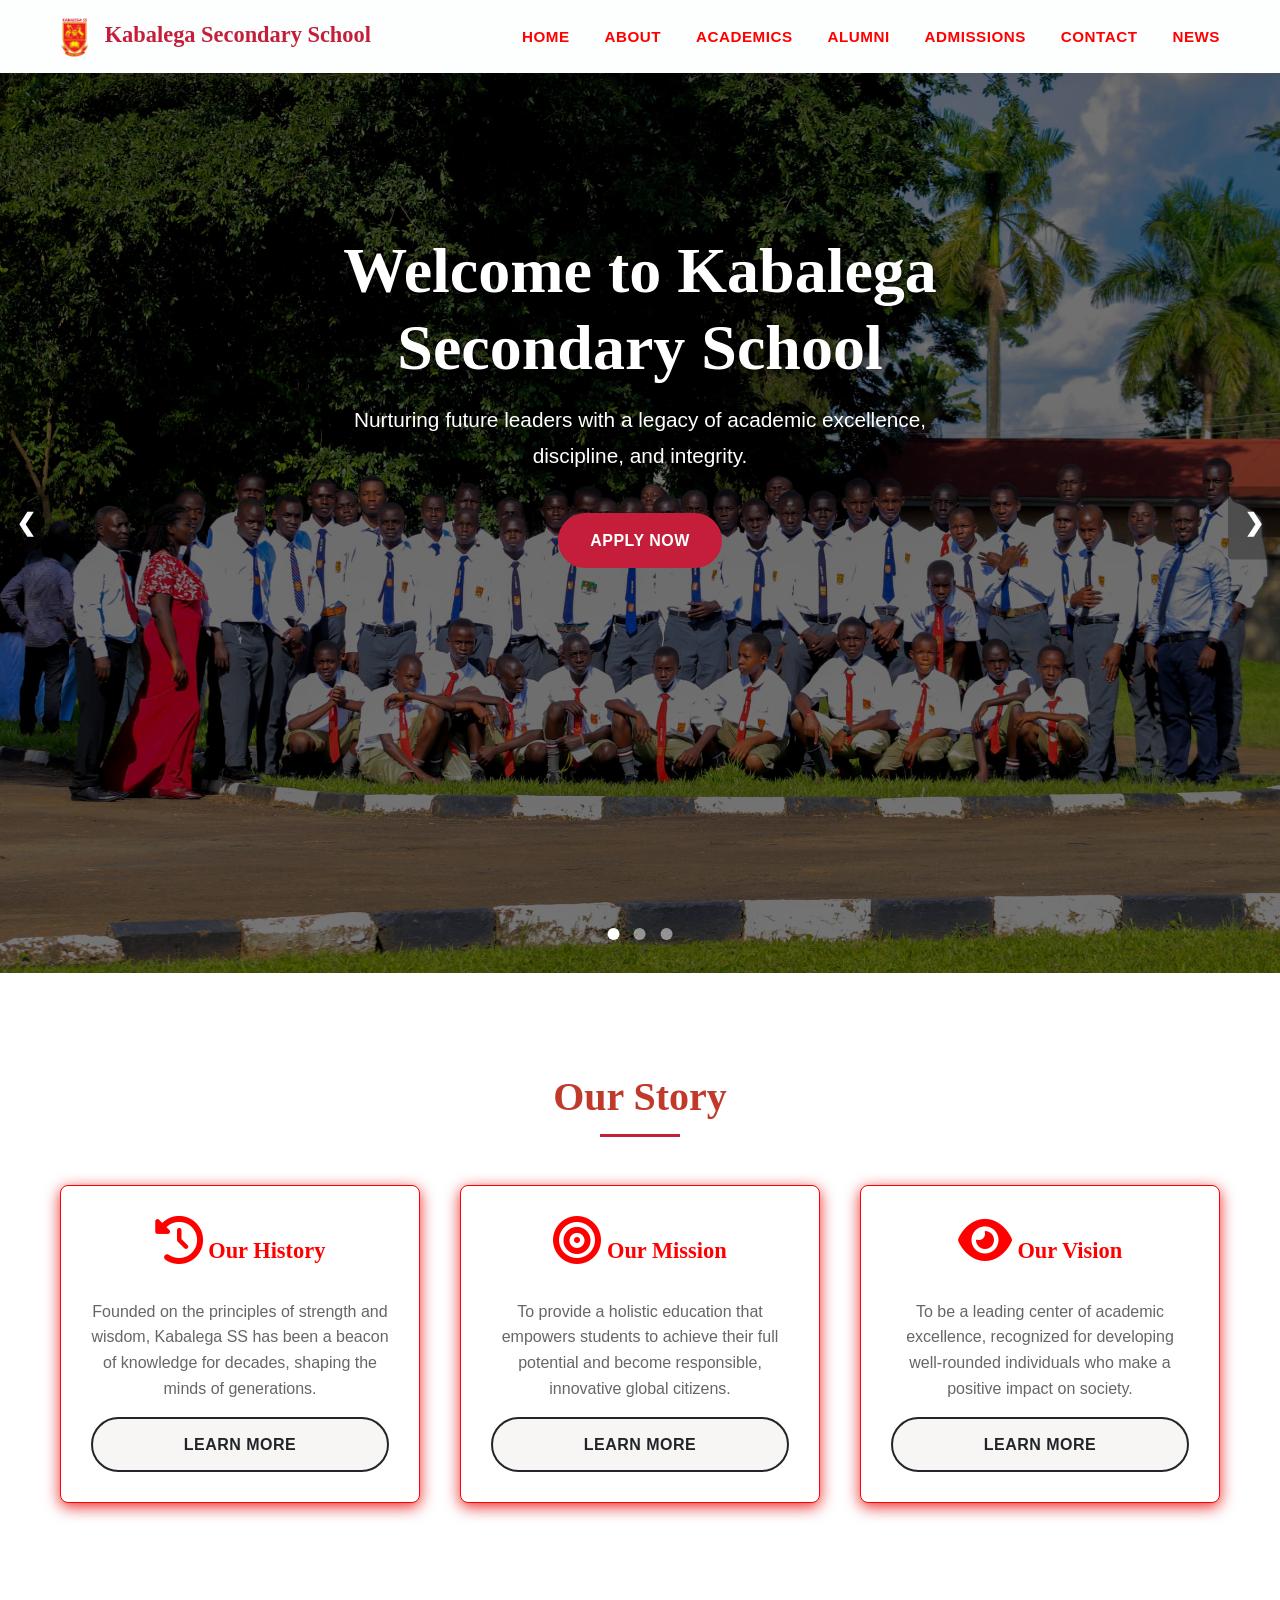
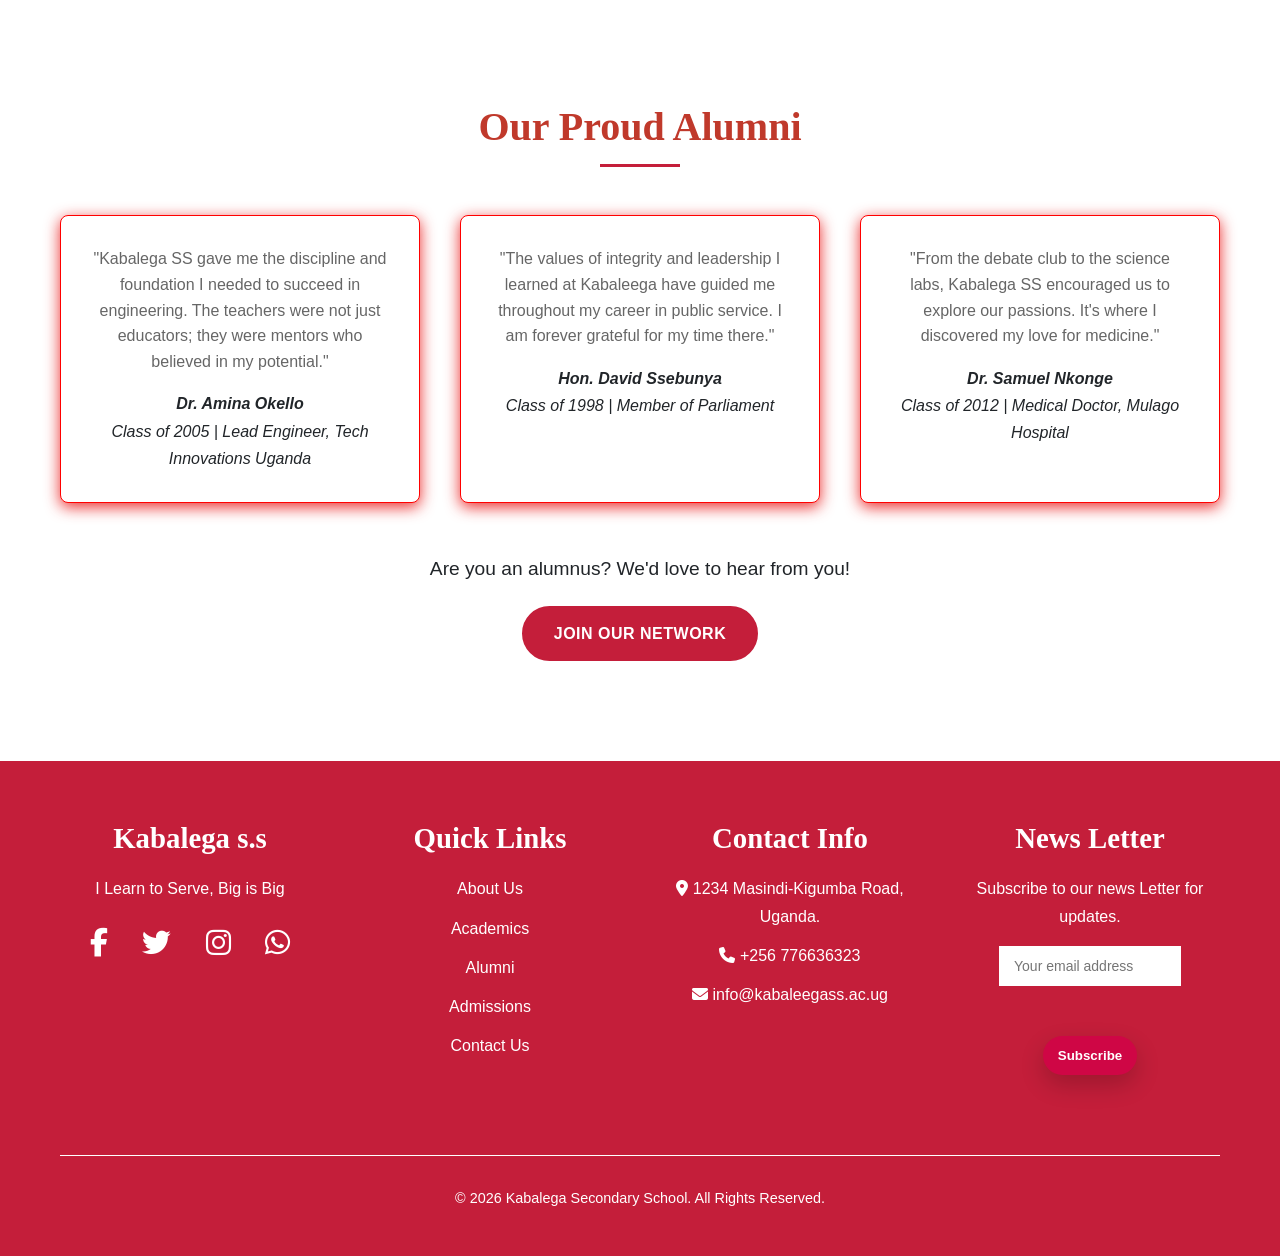
<file: index.html>
<!DOCTYPE html>
<html lang="en">
<head>
    <meta charset="UTF-8">
    <meta name="viewport" content="width=device-width, initial-scale=1.0">
    <title>Kabalega Secondary School - I Learn to Serve</title>
    <!-- Link to your CSS Stylesheet -->
    <link rel="stylesheet" href="css/style.css">
    
    <!-- Link to Font Awesome for Icons -->
    <link rel="stylesheet" href="https://cdnjs.cloudflare.com/ajax/libs/font-awesome/6.4.0/css/all.min.css">
</head>
<body>

    <!-- ========== 1. HEADER & NAVIGATION ========== -->
    <header class="header">
        <nav class="navbar container">
            <a href="index.html" class="logo">
                <!-- SCHOOL LOGO IS HERE. Make sure the path is correct! -->
                <img src="images/logo.png" alt="Kabalega SS Logo"> Kabalega Secondary School
            </a>
           <ul class="nav-list">
    <li><a href="index.html">Home</a></li>
    <li><a href="about.html">About</a></li>
    <li><a href="academics.html">Academics</a></li>
    <li><a href="alumni.html">Alumni</a></li>
    <li><a href="admissions.html">Admissions</a></li>
    <li><a href="contact.html">Contact</a></li>
    <li><a href="news.html">News</a></li>
</ul>
            <!-- Hamburger menu for mobile devices -->
            <div class="hamburger">
                <span></span>
                <span></span>
                <span></span>
            </div>
        </nav>
    </header>

    <main>
      <!-- ========== 2. HERO SECTION WITH SLIDESHOW ========== -->
<section id="home" class="hero-slideshow">
    <!-- Slides Container -->
    <div class="slides-container">
        <!-- Slide 1 -->
        <div class="slide" style="background-image: url('images/s-1.jpeg');">
            <div class="hero-content">
                <h1>Welcome to Kabalega Secondary School</h1>
                <p>Nurturing future leaders with a legacy of academic excellence, discipline, and integrity.</p>
                <a href="#admissions" class="btn btn-primary">Apply Now</a>
            </div>
        </div>
        <!-- Slide 2 -->
        <div class="slide" style="background-image: url('images/s-3.jpeg');">
            <div class="hero-content">
                <h1>Excellence in Academics & Sports</h1>
                <p>We provide a holistic environment for students to thrive in all areas of life.</p>
                <a href="#academics" class="btn btn-primary">Explore Programs</a>
            </div>
        </div>
        <!-- Slide 3 -->
        <div class="slide" style="background-image: url('images/img_684d152898a9a3.90185467.jpg');">
            <div class="hero-content">
                <h1>Join Our Proud Community</h1>
                <p>Become part of a legacy of success and lifelong learning.</p>
                <a href="#about" class="btn btn-primary">Learn More</a>
            </div>
        </div>
    </div>

    <!-- Navigation Controls -->
    <a class="prev-btn" onclick="changeSlide(-1)">&#10094;</a>
    <a class="next-btn" onclick="changeSlide(1)">&#10095;</a>

    <!-- Dots Indicators -->
    <div class="dots-container">
        <span class="dot" onclick="currentSlide(1)"></span>
        <span class="dot" onclick="currentSlide(2)"></span>
        <span class="dot" onclick="currentSlide(3)"></span>
    </div>
</section>
        <!-- ========== 3. ABOUT SECTION ========== -->
        <section id="about" class="content-section section-padding">
            <div class="container">
                <h2>Our Story</h2>
                <div class="card-grid">
                    <div class="card">
                        <h3><i class="fas fa-history"></i> Our History</h3>
                        <p>Founded on the principles of strength and wisdom, Kabalega SS has been a beacon of knowledge for decades, shaping the minds of generations.</p>
                        <a href="#" class="btn btn-outline">Learn More</a>
                    </div>
                    <div class="card">
                        <h3><i class="fas fa-bullseye"></i> Our Mission</h3>
                        <p>To provide a holistic education that empowers students to achieve their full potential and become responsible, innovative global citizens.</p>
                        <a href="#" class="btn btn-outline">Learn More</a>
                    </div>
                    <div class="card">
                        <h3><i class="fas fa-eye"></i> Our Vision</h3>
                        <p>To be a leading center of academic excellence, recognized for developing well-rounded individuals who make a positive impact on society.</p>
                        <a href="#" class="btn btn-outline">Learn More</a>
                    </div>
                </div>
            </div>
        </section>

        <!-- ========== 4. ALUMNI SECTION (NEW) ========== -->
        <section id="alumni" class="content-section section-padding">
            <div class="container">
                <h2>Our Proud Alumni</h2>
                <div class="card-grid">
                    <div class="card alumni-testimonial">
                        <blockquote>
                            <p>"Kabalega SS gave me the discipline and foundation I needed to succeed in engineering. The teachers were not just educators; they were mentors who believed in my potential."</p>
                        </blockquote>
                        <cite>
                            <strong>Dr. Amina Okello</strong><br>
                            Class of 2005 | Lead Engineer, Tech Innovations Uganda
                        </cite>
                    </div>
                    <div class="card alumni-testimonial">
                        <blockquote>
                            <p>"The values of integrity and leadership I learned at Kabaleega have guided me throughout my career in public service. I am forever grateful for my time there."</p>
                        </blockquote>
                        <cite>
                            <strong>Hon. David Ssebunya</strong><br>
                            Class of 1998 | Member of Parliament
                        </cite>
                    </div>
                    <div class="card alumni-testimonial">
                        <blockquote>
                            <p>"From the debate club to the science labs, Kabalega SS encouraged us to explore our passions. It's where I discovered my love for medicine."</p>
                        </blockquote>
                        <cite>
                            <strong>Dr. Samuel Nkonge</strong><br>
                            Class of 2012 | Medical Doctor, Mulago Hospital
                        </cite>
                    </div>
                </div>
                <div style="text-align: center; margin-top: 50px;">
                    <p style="font-size: 1.2rem; margin-bottom: 20px;">Are you an alumnus? We'd love to hear from you!</p>
                    <a href="alumni.html" class="btn btn-primary">Join Our Network</a>
                </div>
            </div>
        </section>
    <!-- ========== 6. FOOTER ========== -->
    <footer class="footer">
        <div class="container">
            <div class="footer-content">
                <div>
                    <h3>Kabalega s.s</h3>
                    <p>I Learn to Serve, Big is Big</p>
                    <div class="social-icons">
                        <a href="#" aria-label="Facebook"><i class="fab fa-facebook-f"></i></a>
                        <a href="#" aria-label="Twitter"><i class="fab fa-twitter"></i></a>
                        <a href="#" aria-label="Instagram"><i class="fab fa-instagram"></i></a>
                        <a href="#" aria-label="whatsapp"><i class="fab fa-whatsapp"></i></a>
                    </div>
                </div>
                <div>
                    <h3>Quick Links</h3>
                    <ul>
                        <li><a href="#about">About Us</a></li>
                        <li><a href="#academics">Academics</a></li>
                        <li><a href="#alumni">Alumni</a></li>
                        <li><a href="#admissions">Admissions</a></li>
                        <li><a href="#contact">Contact Us</a></li>
                    </ul>
                </div>
                <div>
                    <h3>Contact Info</h3>
                    <ul>
                        <li><i class="fas fa-map-marker-alt"></i> 1234 Masindi-Kigumba Road, Uganda.</li>
                        <li><i class="fas fa-phone"></i> +256 776636323</li>
                        <li><i class="fas fa-envelope"></i> info@kabaleegass.ac.ug</li>
                    </ul>
                </div>
                <div>
                    <h3>News Letter </h3>
                    <p>Subscribe to our news Letter for updates.</p>
                    <form class="news-letter">
                        <input type="email" placeholder="Your email address">
                        <button type="submit">Subscribe</button>

                    </form>
                </div>
            </div>

            <div class="footer-bottom">
                <p>&copy; <span id="currentYear"></span> Kabalega Secondary School. All Rights Reserved.</p>
            </div>
        </div>
    </footer>

    <!-- Link to your JavaScript file -->
    <script src="js/script.js"></script>
    
    <!-- Script to dynamically set the current year in the footer -->
    <script>
        document.getElementById('currentYear').textContent = new Date().getFullYear();
    </script>

</body>

</html>
</file>
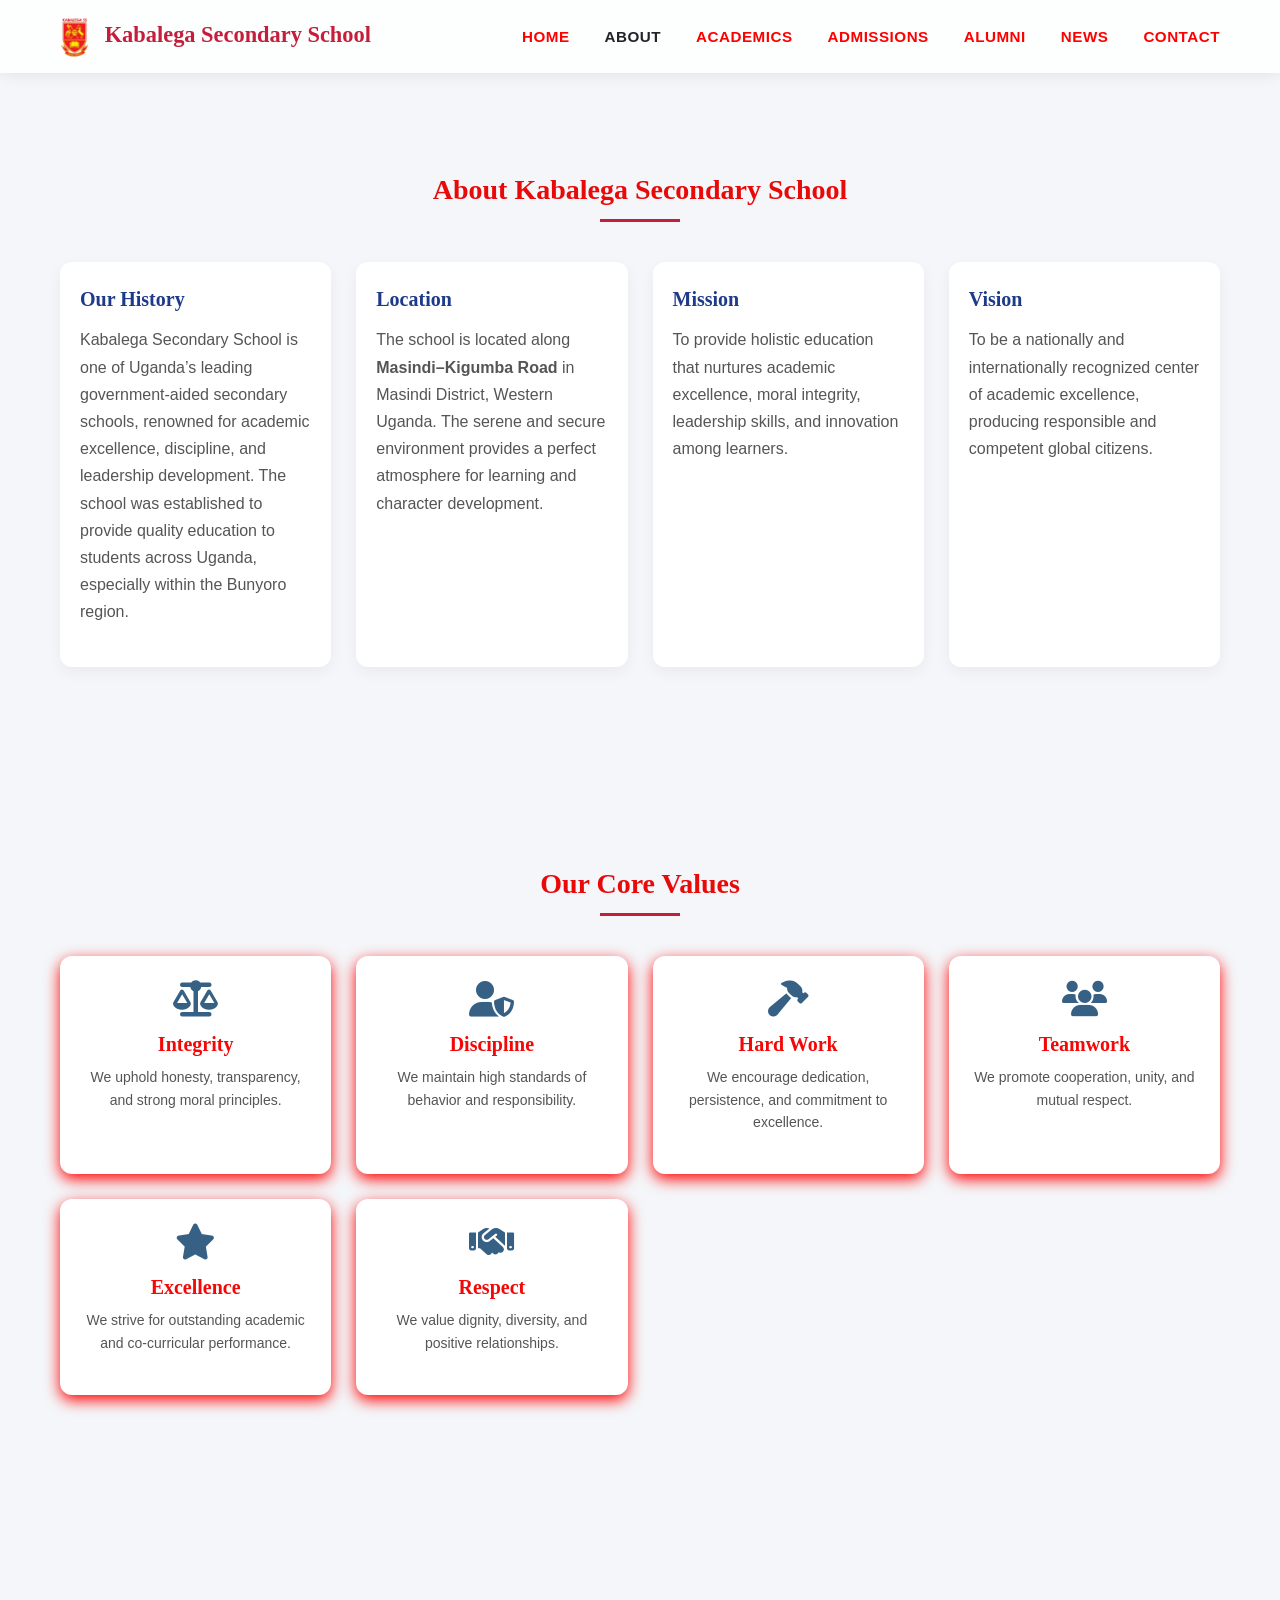
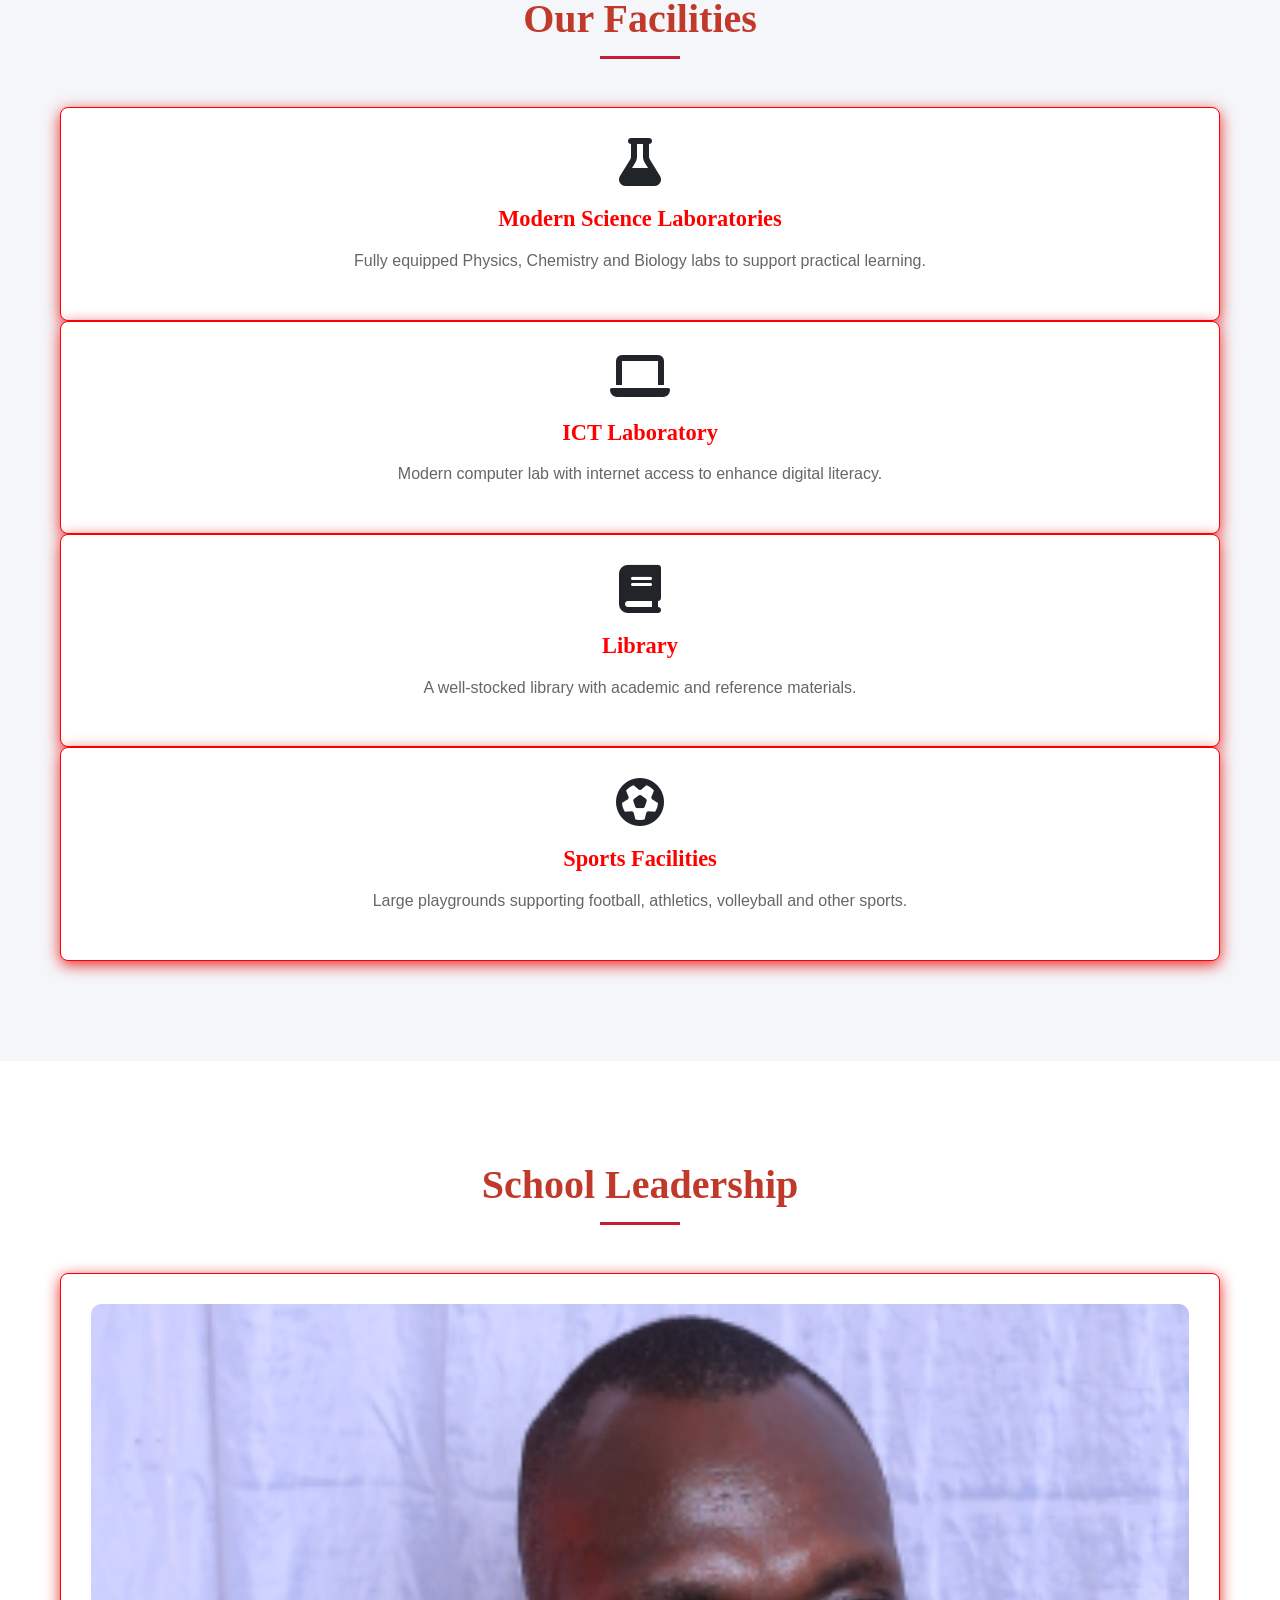
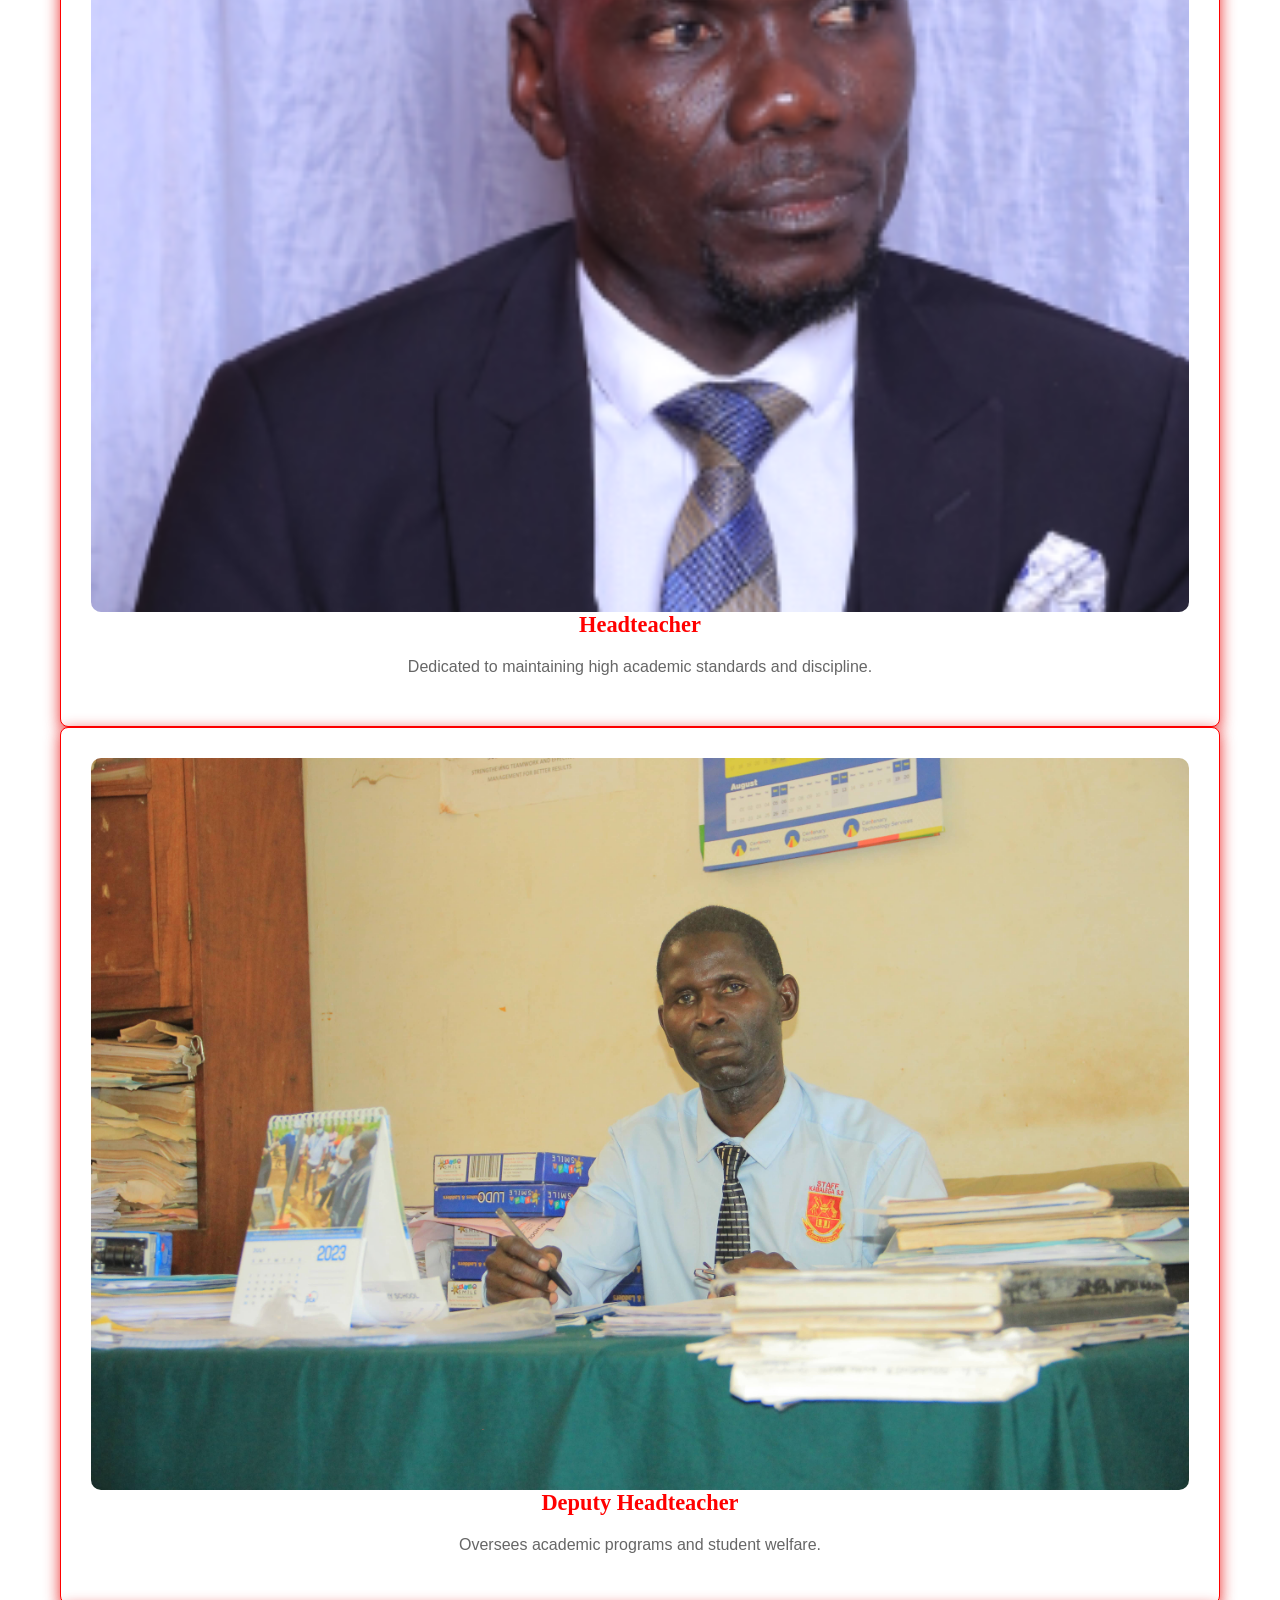
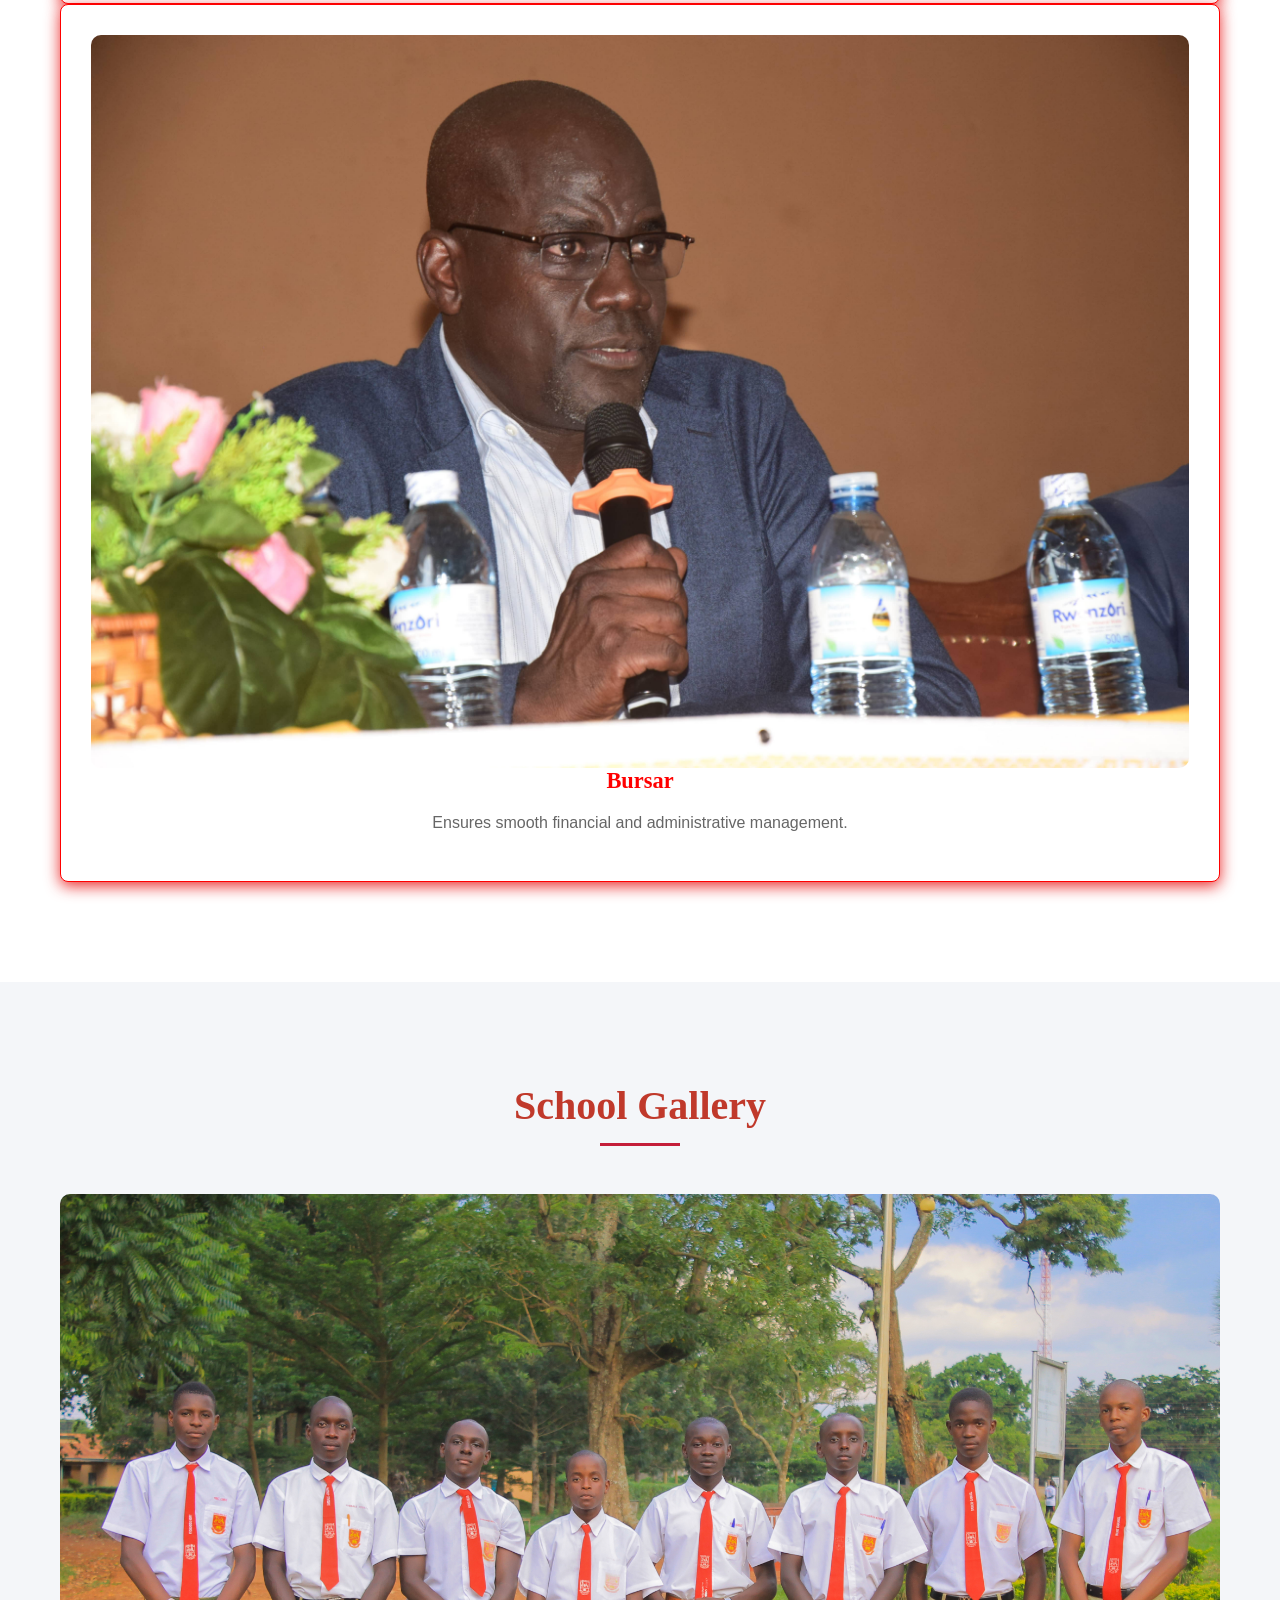
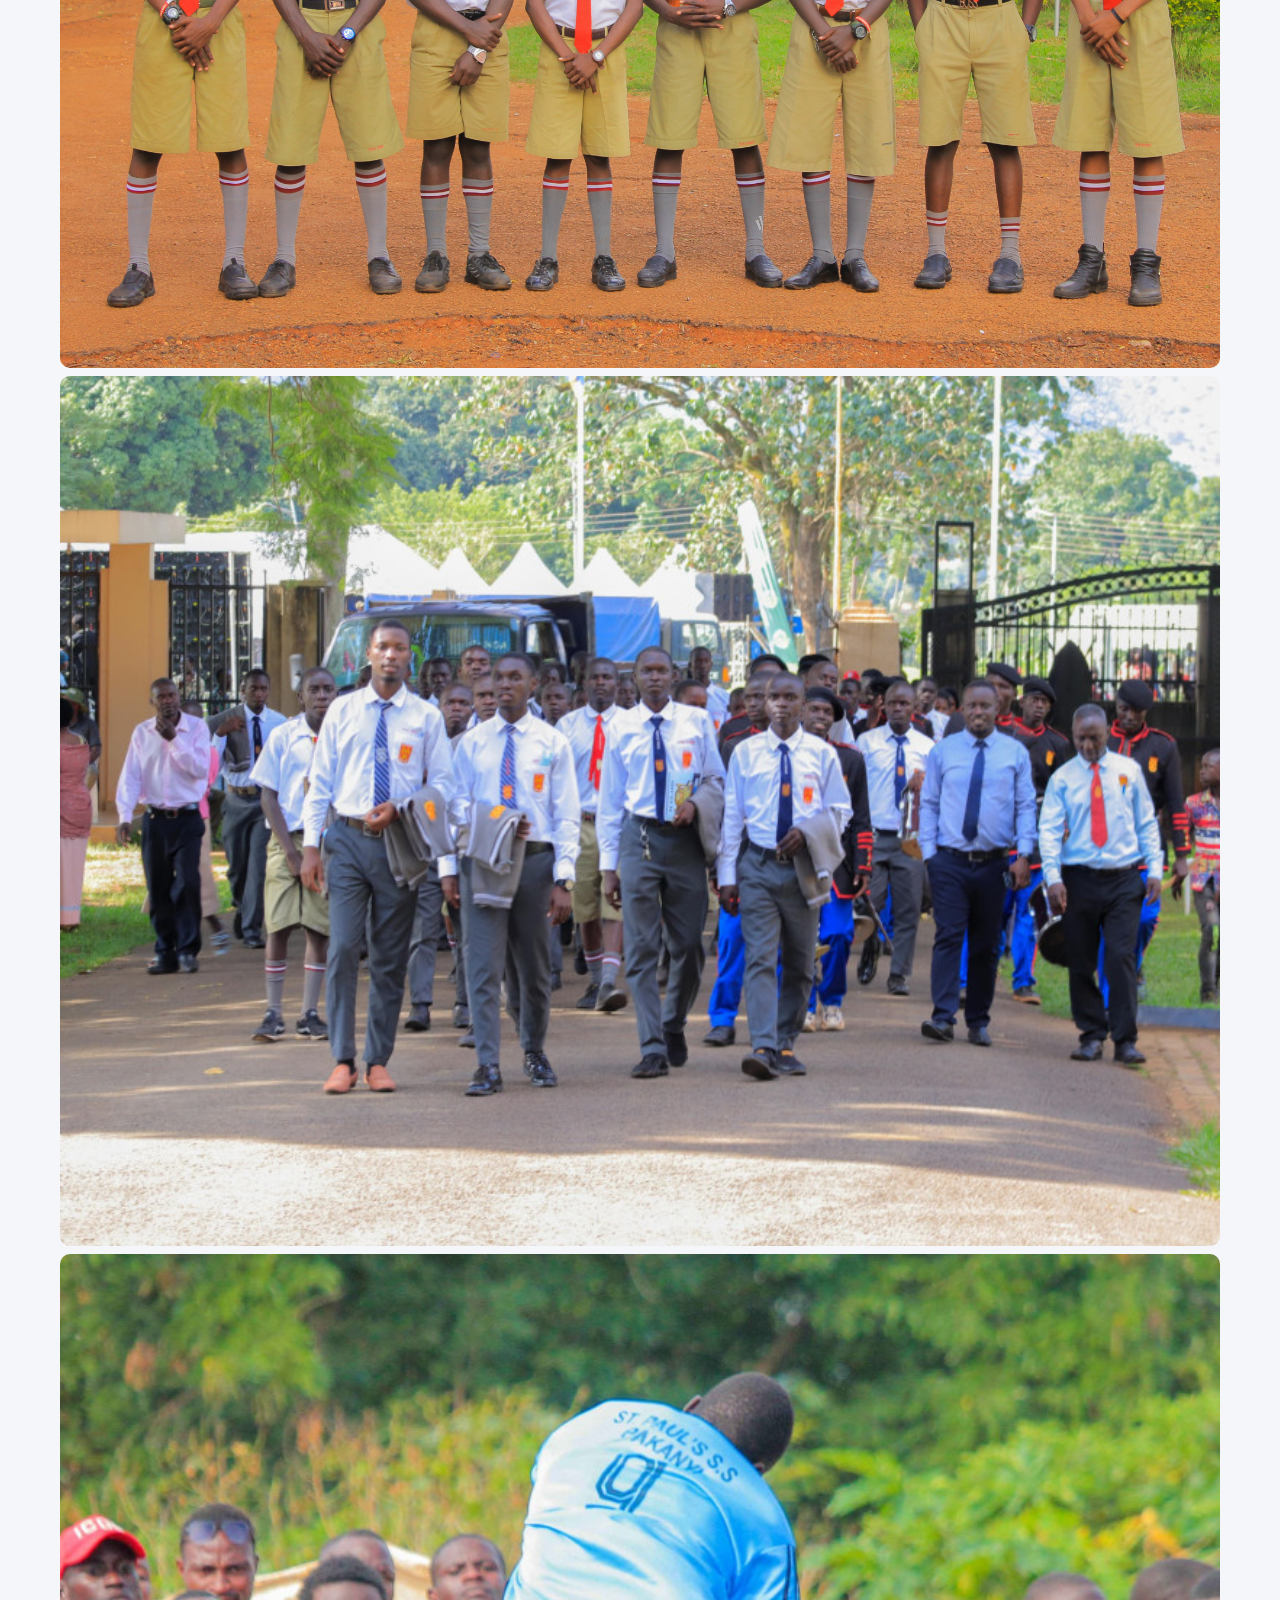
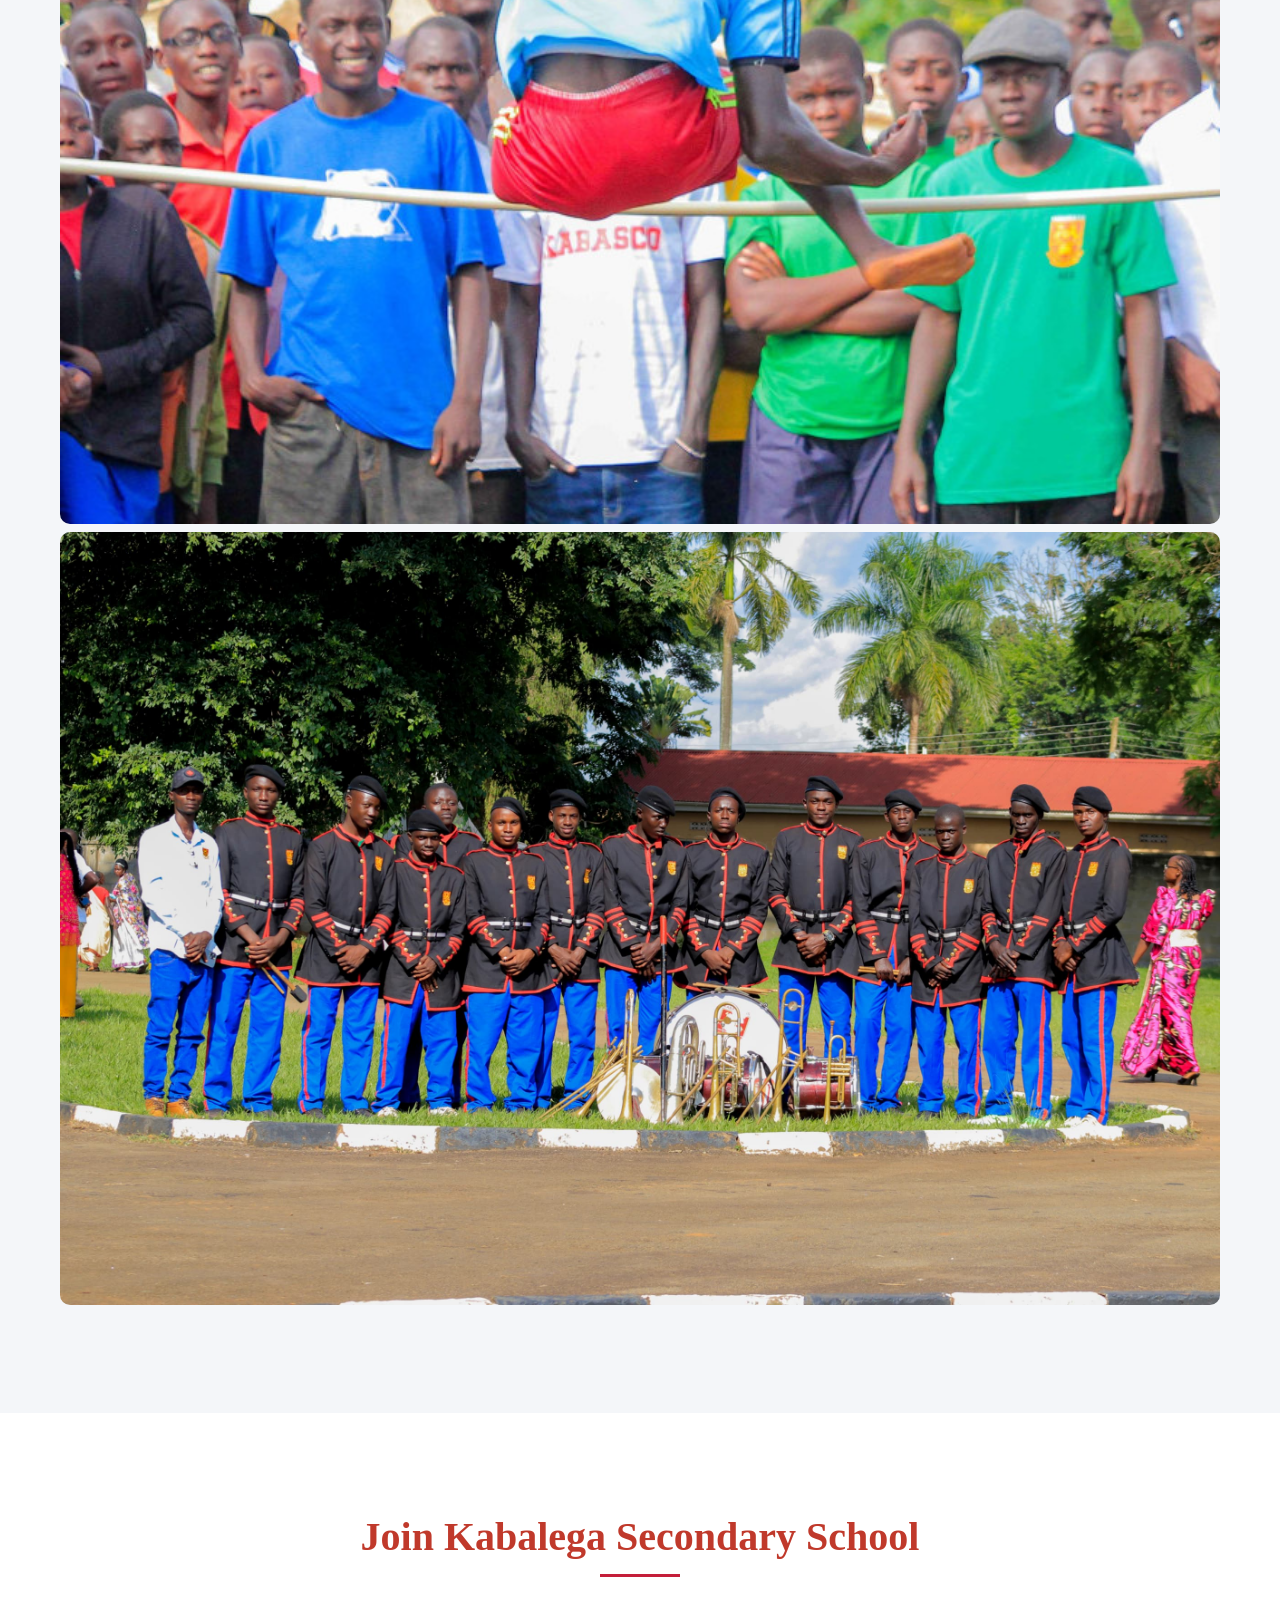
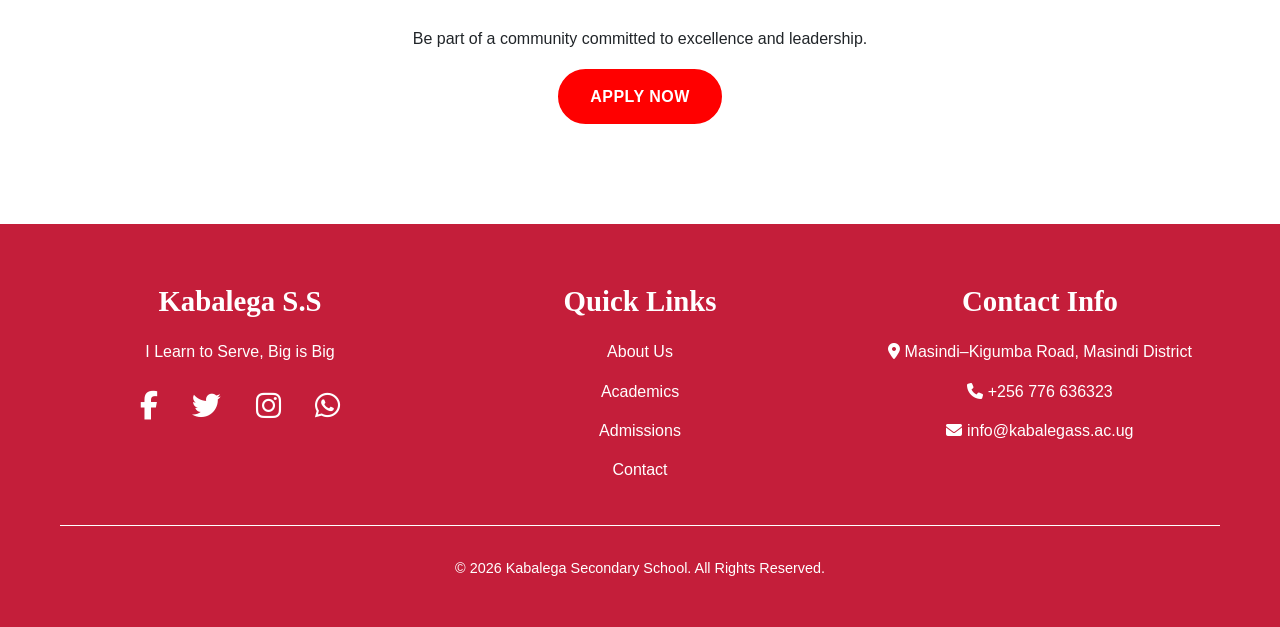
<file: about.html>
<!DOCTYPE html>
<html lang="en">
<head>
<meta charset="UTF-8">
<meta name="viewport" content="width=device-width, initial-scale=1.0">
<title>About | Kabalega Secondary School</title>

<link rel="icon" href="images/logo.png">
<link rel="stylesheet" href="css/style.css">
<link rel="stylesheet" href="https://cdnjs.cloudflare.com/ajax/libs/font-awesome/6.4.0/css/all.min.css">
</head>
<body>

<!-- ================= HEADER ================= -->
<header class="header">
<nav class="navbar container">

<a href="index.html" class="logo">
<img src="images/logo.png" alt="Kabalega SS Logo">
Kabalega Secondary School
</a>

<ul class="nav-list">
<li><a href="index.html">Home</a></li>
<li><a href="about.html" class="active">About</a></li>
<li><a href="academics.html">Academics</a></li>
<li><a href="admissions.html">Admissions</a></li>
<li><a href="alumni.html">Alumni</a></li>
<li><a href="news.html">News</a></li>
<li><a href="contact.html">Contact</a></li>
</ul>

</nav>
</header>

<!-- ================= MAIN ================= -->
<main>

<!-- ================= SCHOOL OVERVIEW ================= -->
<section class="content-section section-padding" style="background:#f4f6f9;">
  <div class="container">

    <h2 class="section-title">About Kabalega Secondary School</h2>

    <div class="school-overview-container">

      <div class="overview-card">
        <h3>Our History</h3>
        <p>
          Kabalega Secondary School is one of Uganda’s leading government-aided secondary schools,
          renowned for academic excellence, discipline, and leadership development.
          The school was established to provide quality education to students across Uganda,
          especially within the Bunyoro region.
        </p>
      </div>

      <div class="overview-card">
        <h3>Location</h3>
        <p>
          The school is located along <strong>Masindi–Kigumba Road</strong> in Masindi District,
          Western Uganda. The serene and secure environment provides a perfect atmosphere
          for learning and character development.
        </p>
      </div>

      <div class="overview-card">
        <h3>Mission</h3>
        <p>
          To provide holistic education that nurtures academic excellence,
          moral integrity, leadership skills, and innovation among learners.
        </p>
      </div>

      <div class="overview-card">
        <h3>Vision</h3>
        <p>
          To be a nationally and internationally recognized center of academic excellence,
          producing responsible and competent global citizens.
        </p>
      </div>

    </div>
    
  </div>
</section>

<!-- ================= CORE VALUES ================= -->
<section class="content-section section-padding" style="background:#f4f6f9;">
  <div class="container">

    <h2 class="section-title">Our Core Values</h2>

    <div class="core-values-container">
      
      <div class="core-value-card">
        <i class="fas fa-balance-scale"></i>
        <h3>Integrity</h3>
        <p>We uphold honesty, transparency, and strong moral principles.</p>
      </div>

      <div class="core-value-card">
        <i class="fas fa-user-shield"></i>
        <h3>Discipline</h3>
        <p>We maintain high standards of behavior and responsibility.</p>
      </div>

      <div class="core-value-card">
        <i class="fas fa-hammer"></i>
        <h3>Hard Work</h3>
        <p>We encourage dedication, persistence, and commitment to excellence.</p>
      </div>

      <div class="core-value-card">
        <i class="fas fa-users"></i>
        <h3>Teamwork</h3>
        <p>We promote cooperation, unity, and mutual respect.</p>
      </div>

      <div class="core-value-card">
        <i class="fas fa-star"></i>
        <h3>Excellence</h3>
        <p>We strive for outstanding academic and co-curricular performance.</p>
      </div>

      <div class="core-value-card">
        <i class="fas fa-handshake"></i>
        <h3>Respect</h3>
        <p>We value dignity, diversity, and positive relationships.</p>
      </div>

    </div>

  </div>
</section>


<!-- Facilities Section -->
<section class="content-section section-padding" style="background:#f4f6f9;">
<div class="container">

<h2>Our Facilities</h2>

<div class="card-container">

<div class="card">
<i class="fas fa-flask fa-2x"></i>
<h3>Modern Science Laboratories</h3>
<p>Fully equipped Physics, Chemistry and Biology labs to support practical learning.</p>
</div>

<div class="card">
<i class="fas fa-laptop fa-2x"></i>
<h3>ICT Laboratory</h3>
<p>Modern computer lab with internet access to enhance digital literacy.</p>
</div>

<div class="card">
<i class="fas fa-book fa-2x"></i>
<h3>Library</h3>
<p>A well-stocked library with academic and reference materials.</p>
</div>

<div class="card">
<i class="fas fa-futbol fa-2x"></i>
<h3>Sports Facilities</h3>
<p>Large playgrounds supporting football, athletics, volleyball and other sports.</p>
</div>

</div>
</div>
</section>

<!-- Leadership Section -->
<section class="content-section section-padding">
<div class="container">

<h2>School Leadership</h2>

<div class="card-container">

<div class="card">
<img src="images/gilbert.PNG" alt="Headteacher" style="width:100%; border-radius:10px;">
<h3>Headteacher</h3>
<p>Dedicated to maintaining high academic standards and discipline.</p>
</div>

<div class="card">
<img src="images/agadmin.JPG" alt="Deputy Headteacher" style="width:100%; border-radius:10px;">
<h3>Deputy Headteacher</h3>
<p>Oversees academic programs and student welfare.</p>
</div>

<div class="card">
<img src="images/kassoba.JPG" alt="Bursar" style="width:100%; border-radius:10px;">
<h3>Bursar</h3>
<p>Ensures smooth financial and administrative management.</p>
</div>

</div>
</div>
</section>

<!-- Photo Gallery -->
<section class="content-section section-padding" style="background:#f4f6f9;">
<div class="container">

<h2>School Gallery</h2>

<div class="gallery">

<img src="images/bg-2.JPG" alt="School Buildings" style="width: 100%; border-radius: 10PX;">
<img src="images/img_684d152898a9a3.90185467.jpg" alt="Students in Class"style="width: 100%; border-radius: 10PX;">
<img src="images/img_6857a731058c23.96246827.jpg" alt="Sports Activities"style="width: 100%; border-radius: 10PX;">
<img src="images/s-2.jpeg" alt="Science Laboratory"style="width: 100%; border-radius: 10PX;">

</div>

</div>
</section>

<!-- Call to Action -->
<section class="content-section section-padding">
<div class="container" style="text-align:center;">
<h2>Join Kabalega Secondary School</h2>
<p>Be part of a community committed to excellence and leadership.</p>
<a href="admissions.html" class="btn btn-success">Apply Now</a>
</div>
</section>

</main>

<!-- ================= FOOTER ================= -->
<footer class="footer">
<div class="container">
<div class="footer-content">

<div>
<h3>Kabalega S.S</h3>
<p>I Learn to Serve, Big is Big</p>
<div class="social-icons">
<a href="#"><i class="fab fa-facebook-f"></i></a>
<a href="#"><i class="fab fa-twitter"></i></a>
<a href="#"><i class="fab fa-instagram"></i></a>
<a href="#"><i class="fab fa-whatsapp"></i></a>
</div>
</div>

<div>
<h3>Quick Links</h3>
<ul>
<li><a href="about.html">About Us</a></li>
<li><a href="academics.html">Academics</a></li>
<li><a href="admissions.html">Admissions</a></li>
<li><a href="contact.html">Contact</a></li>
</ul>
</div>

<div>
<h3>Contact Info</h3>
<ul>
<li><i class="fas fa-map-marker-alt"></i> Masindi–Kigumba Road, Masindi District</li>
<li><i class="fas fa-phone"></i> +256 776 636323</li>
<li><i class="fas fa-envelope"></i> info@kabalegass.ac.ug</li>
</ul>
</div>

</div>

<div class="footer-bottom">
<p>&copy; <span id="currentYear"></span> Kabalega Secondary School. All Rights Reserved.</p>
</div>
</div>
</footer>

<script src="js/script.js"></script>
<script>
document.getElementById('currentYear').textContent = new Date().getFullYear();
</script>

</body>
</html>
</file>
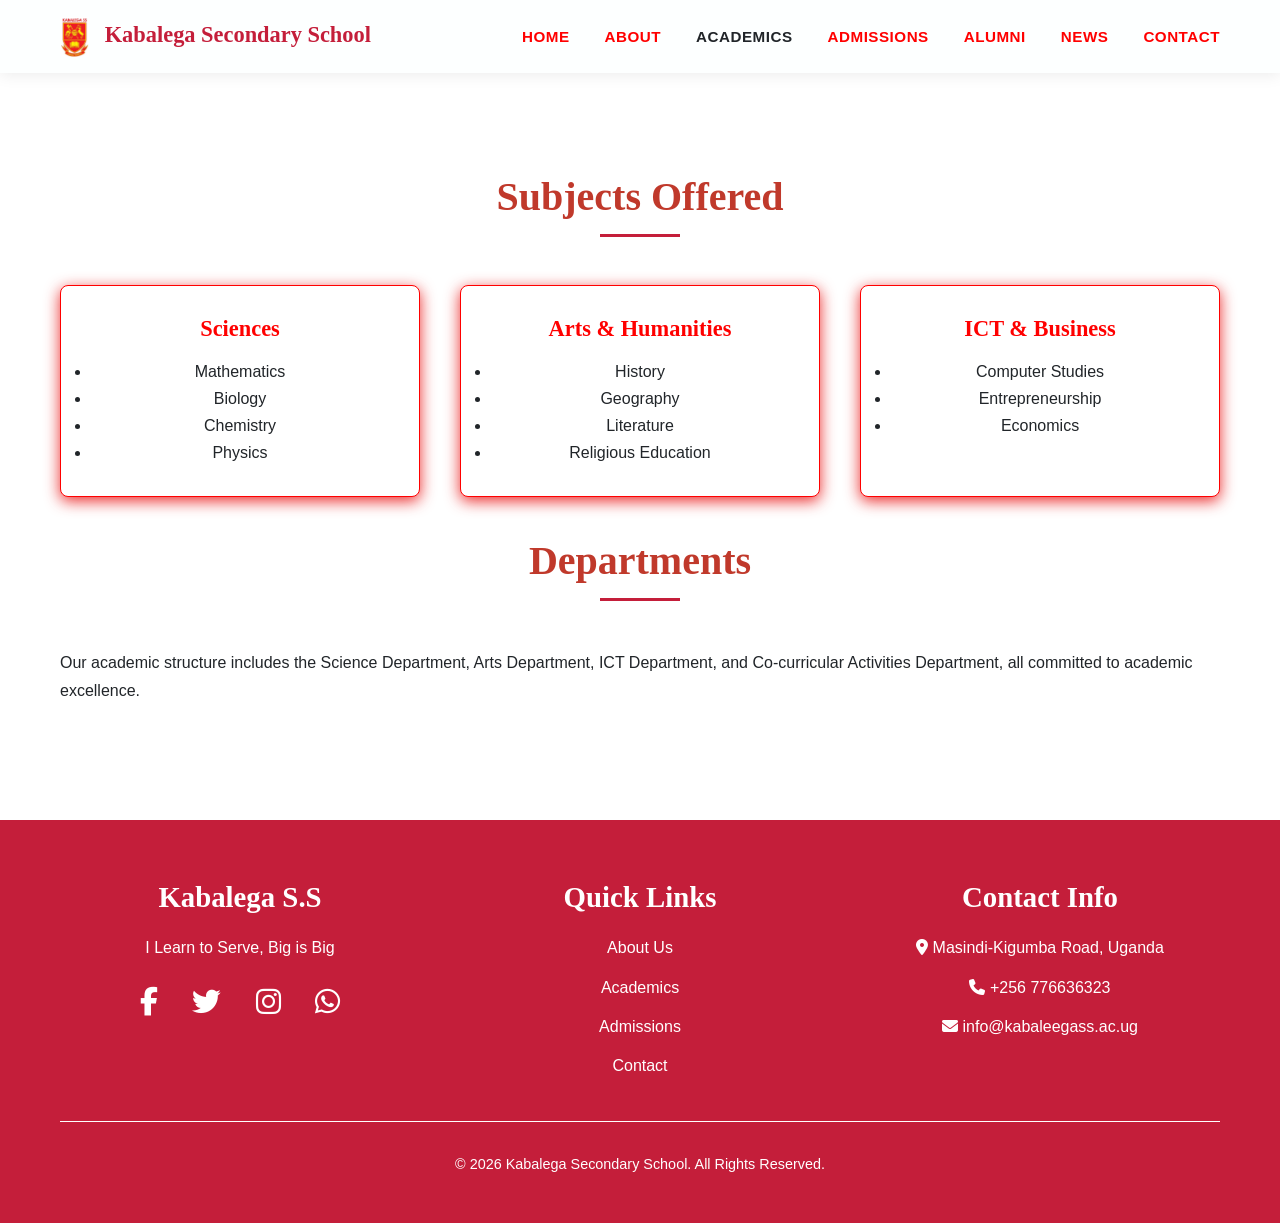
<file: academics.html>
<!DOCTYPE html>
<html lang="en">
<head>
<meta charset="UTF-8">
<meta name="viewport" content="width=device-width, initial-scale=1.0">
<title>Academics | Kabalega Secondary School</title>

<!-- CSS -->
<link rel="stylesheet" href="css/style.css">

<!-- Font Awesome -->
<link rel="stylesheet" href="https://cdnjs.cloudflare.com/ajax/libs/font-awesome/6.4.0/css/all.min.css">
</head>

<body>

<!-- ========== HEADER ========== -->
<header class="header">
<nav class="navbar container">

<a href="index.html" class="logo">
<img src="images/logo.png" alt="Kabalega SS Logo">
Kabalega Secondary School
</a>

<ul class="nav-list">
<li><a href="index.html">Home</a></li>
<li><a href="about.html">About</a></li>
<li><a href="academics.html" class="active">Academics</a></li>
<li><a href="admissions.html">Admissions</a></li>
<li><a href="alumni.html">Alumni</a></li>
<li><a href="news.html">News</a></li>
<li><a href="contact.html">Contact</a></li>
</ul>

<div class="hamburger">
<span></span>
<span></span>
<span></span>
</div>

</nav>
</header>

<!-- ========== MAIN CONTENT ========== -->
<main>

<section class="page-banner">
</section>

<section class="content-section section-padding">
<div class="container">

<h2>Subjects Offered</h2>

<div class="card-grid">

<div class="card">
<h3>Sciences</h3>
<ul>
<li>Mathematics</li>
<li>Biology</li>
<li>Chemistry</li>
<li>Physics</li>
</ul>
</div>

<div class="card">
<h3>Arts & Humanities</h3>
<ul>
<li>History</li>
<li>Geography</li>
<li>Literature</li>
<li>Religious Education</li>
</ul>
</div>

<div class="card">
<h3>ICT & Business</h3>
<ul>
<li>Computer Studies</li>
<li>Entrepreneurship</li>
<li>Economics</li>
</ul>
</div>

</div>

<h2 style="margin-top:40px;">Departments</h2>
<p>
Our academic structure includes the Science Department, Arts Department,
ICT Department, and Co-curricular Activities Department,
all committed to academic excellence.
</p>

</div>
</section>

</main>

<!-- ========== FOOTER ========== -->
<footer class="footer">
<div class="container">
<div class="footer-content">

<div>
<h3>Kabalega S.S</h3>
<p>I Learn to Serve, Big is Big</p>
<div class="social-icons">
<a href="#"><i class="fab fa-facebook-f"></i></a>
<a href="#"><i class="fab fa-twitter"></i></a>
<a href="#"><i class="fab fa-instagram"></i></a>
<a href="#"><i class="fab fa-whatsapp"></i></a>
</div>
</div>

<div>
<h3>Quick Links</h3>
<ul>
<li><a href="about.html">About Us</a></li>
<li><a href="academics.html">Academics</a></li>
<li><a href="admissions.html">Admissions</a></li>
<li><a href="contact.html">Contact</a></li>
</ul>
</div>

<div>
<h3>Contact Info</h3>
<ul>
<li><i class="fas fa-map-marker-alt"></i> Masindi-Kigumba Road, Uganda</li>
<li><i class="fas fa-phone"></i> +256 776636323</li>
<li><i class="fas fa-envelope"></i> info@kabaleegass.ac.ug</li>
</ul>
</div>

</div>

<div class="footer-bottom">
<p>&copy; <span id="currentYear"></span> Kabalega Secondary School. All Rights Reserved.</p>
</div>

</div>
</footer>

<!-- JS -->
<script src="js/script.js"></script>
<script>
document.getElementById('currentYear').textContent = new Date().getFullYear();
</script>

</body>
</html>
</file>
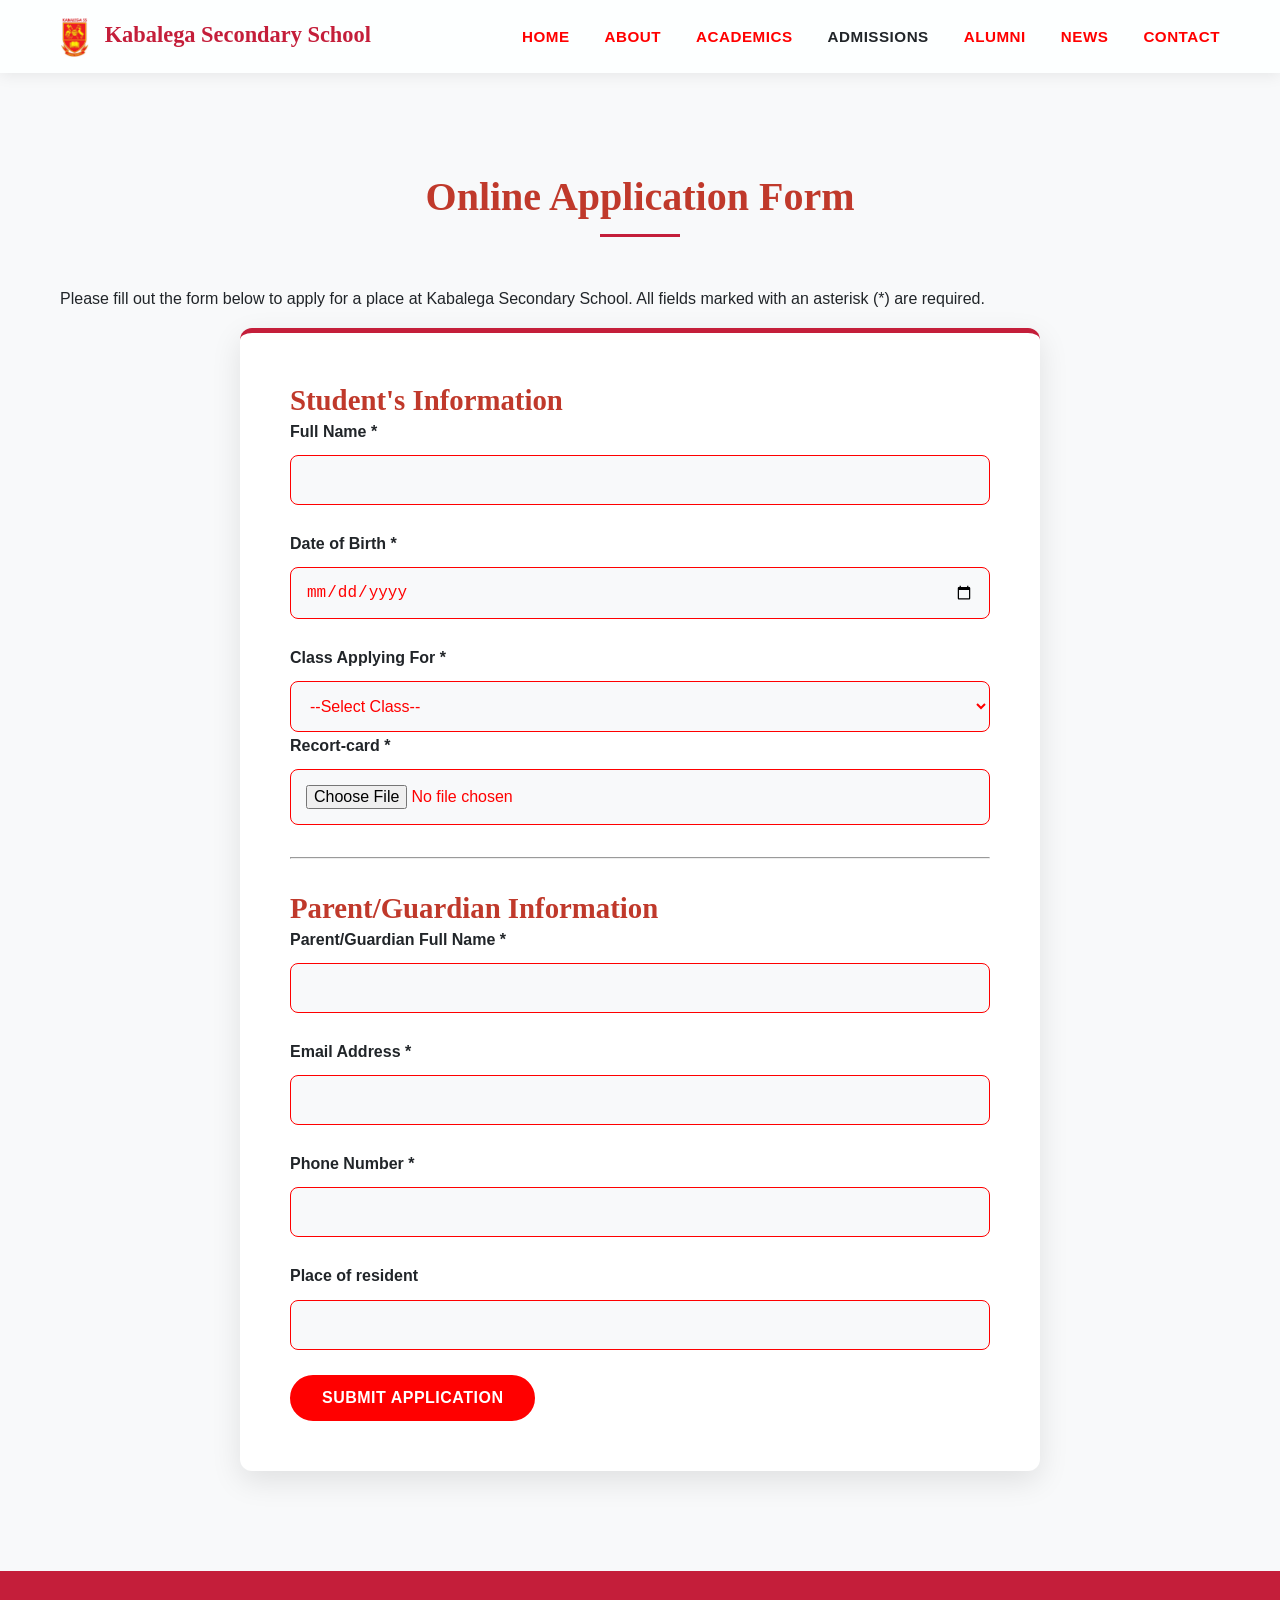
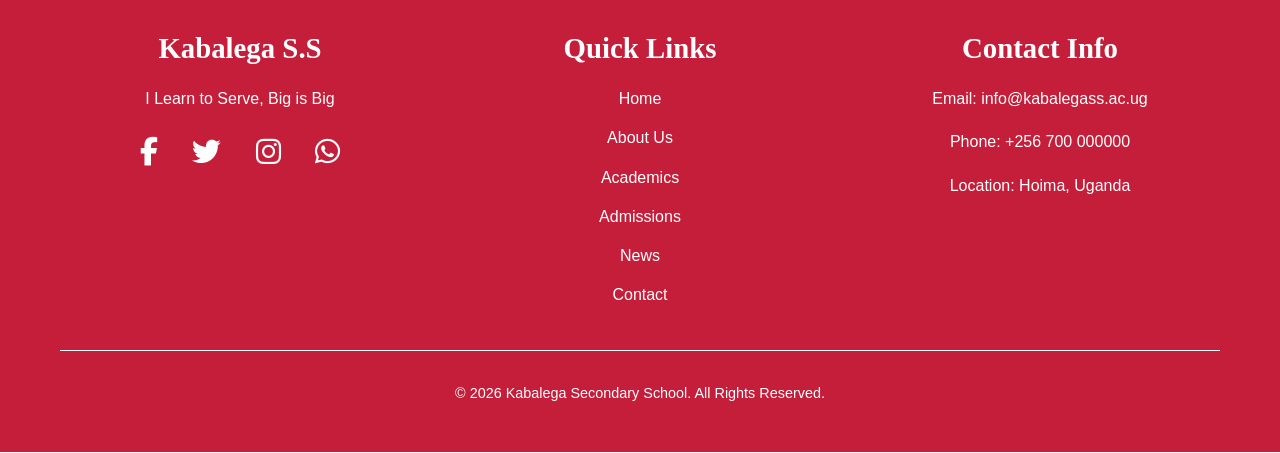
<file: admissions.html>
<!DOCTYPE html>
<html lang="en">
<head>
<meta charset="UTF-8">
<meta name="viewport" content="width=device-width, initial-scale=1.0">
<title>Admissions - Kabalega Secondary School</title>

<link rel="icon" href="images/logo.png">
<link rel="stylesheet" href="css/style.css">
<link rel="stylesheet" href="https://cdnjs.cloudflare.com/ajax/libs/font-awesome/6.4.0/css/all.min.css">
</head>

<body>

<!-- ========== HEADER ========== -->
<header class="header">
<nav class="navbar container">

<a href="index.html" class="logo">
<img src="images/logo.png" alt="Kabalega SS Logo">
Kabalega Secondary School
</a>

<ul class="nav-list">
<li><a href="index.html">Home</a></li>
<li><a href="about.html">About</a></li>
<li><a href="academics.html">Academics</a></li>
<li><a href="admissions.html" class="active">Admissions</a></li>
<li><a href="alumni.html">Alumni</a></li>
<li><a href="news.html">News</a></li>
<li><a href="contact.html">Contact</a></li>
</ul>

<div class="hamburger">
<span></span>
<span></span>
<span></span>
</div>

</nav>
</header>

<!-- ========== MAIN CONTENT ========== -->
<main>

<section class="page-banner">
</section>

<section class="section-padding">
<div class="container">

<h2>Online Application Form</h2>
<p>Please fill out the form below to apply for a place at Kabalega Secondary School. All fields marked with an asterisk (*) are required.</p>

<div class="form-container">

<form id="application-form" action="php/process-application.php" method="POST">

<h3>Student's Information</h3>

<div class="form-group">
<label for="student-name">Full Name *</label>
<input type="text" id="student-name" name="student-name" required>
</div>

<div class="form-group">
<label for="dob">Date of Birth *</label>
<input type="date" id="dob" name="dob" required>
</div>

<div class="form-group">
<label for="class-applying">Class Applying For *</label>
<select id="class-applying" name="class-applying" required>
<option value="">--Select Class--</option>
<option value="S1">Senior 1</option>
<option value="S2">Senior 2</option>
<option value="S3">Senior 3</option>
<option value="S4">Senior 4</option>
<option value="S5">Senior 5 (A-Level)</option>
<option value="S6">Senior 6 (A-Level)</option>
</select>
<label for="report-card">Recort-card *</label>
<input type="file" id="file" name="file" required format=".png,.doc.pdf" size="5MB">
</div>

<hr style="margin: 2rem 0;">

<h3>Parent/Guardian Information</h3>

<div class="form-group">
<label for="parent-name">Parent/Guardian Full Name *</label>
<input type="text" id="parent-name" name="parent-name" required>
</div>

<div class="form-group">
<label for="parent-email">Email Address *</label>
<input type="email" id="parent-email" name="parent-email">
</div>

<div class="form-group">
<label for="parent-phone">Phone Number *</label>
<input type="tel" id="parent-phone" name="parent-phone" required>
</div>

<div class="form-group">
<label for="previous-school">Place of resident</label>
<input type="text" id="previous-school" name="previous-school">
</div>

<button type="submit" class="btn btn-success">Submit Application</button>

</form>

<div id="application-response" class="form-response"></div>

</div>
</div>
</section>

</main>

<!-- ========== FOOTER ========== -->
<footer class="footer">
<div class="container">
<div class="footer-content">

<div>
<h3>Kabalega S.S</h3>
<p>I Learn to Serve, Big is Big</p>
<div class="social-icons">
<a href="#"><i class="fab fa-facebook-f"></i></a>
<a href="#"><i class="fab fa-twitter"></i></a>
<a href="#"><i class="fab fa-instagram"></i></a>
<a href="#"><i class="fab fa-whatsapp"></i></a>
</div>
</div>

<div>
<h3>Quick Links</h3>
<ul>
<li><a href="index.html">Home</a></li>
<li><a href="about.html">About Us</a></li>
<li><a href="academics.html">Academics</a></li>
<li><a href="admissions.html">Admissions</a></li>
<li><a href="news.html">News</a></li>
<li><a href="contact.html">Contact</a></li>
</ul>
</div>

<div>
<h3>Contact Info</h3>
<p>Email: info@kabalegass.ac.ug</p>
<p>Phone: +256 700 000000</p>
<p>Location: Hoima, Uganda</p>
</div>

</div>

<div class="footer-bottom">
<p>&copy; 2026 Kabalega Secondary School. All Rights Reserved.</p>
</div>

</div>
</footer>

<script src="js/script.js"></script>

</body>
</html>
</file>
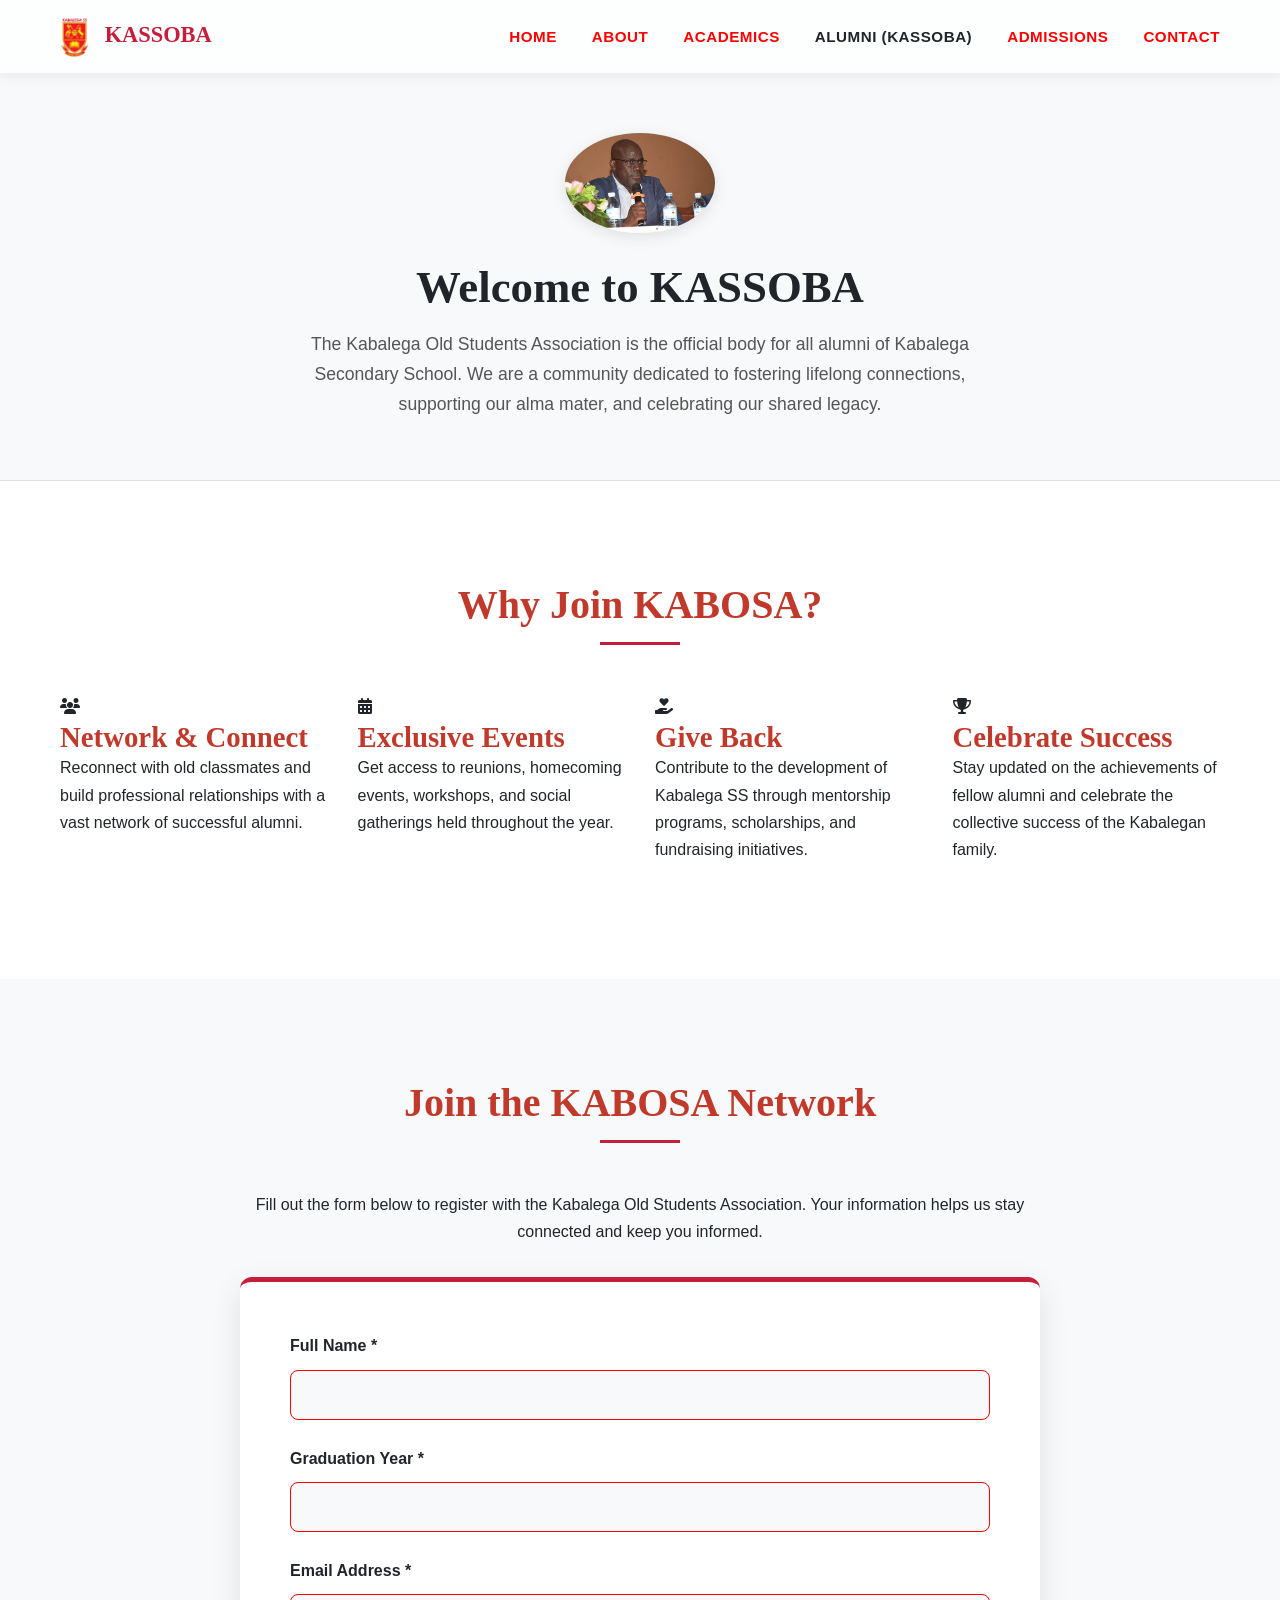
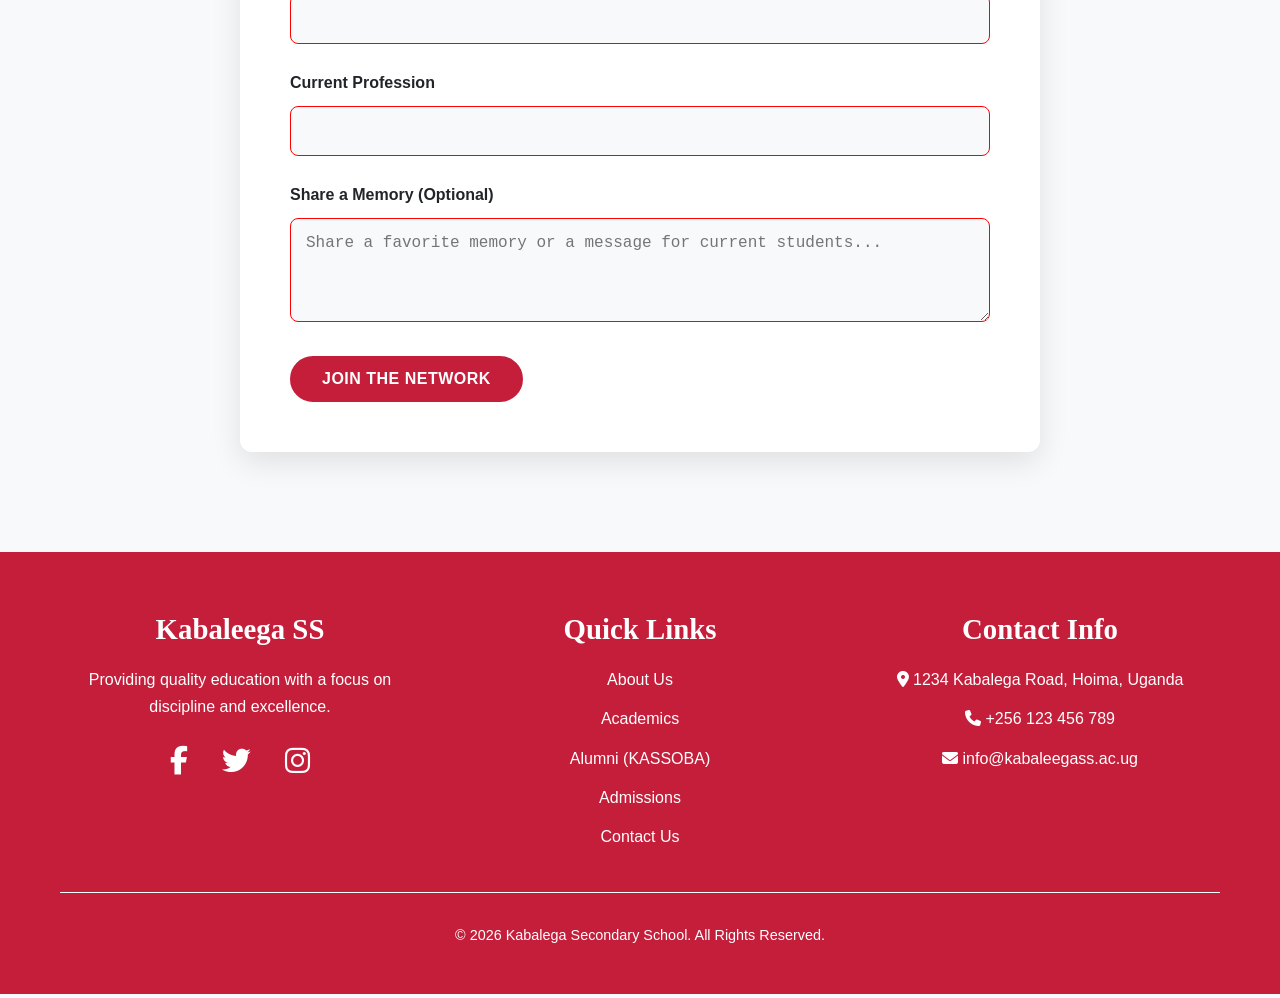
<file: alumni.html>
<!DOCTYPE html>
<html lang="en">
<head>
    <meta charset="UTF-8">
    <meta name="viewport" content="width=device-width, initial-scale=1.0">
    <title>KASSOBA- Kabalega Old Students Association</title>
    
    <!-- Link to your main CSS Stylesheet -->
    <link rel="stylesheet" href="css/style.css">
    
    <!-- Link to Font Awesome for Icons -->
    <link rel="stylesheet" href="https://cdnjs.cloudflare.com/ajax/libs/font-awesome/6.4.0/css/all.min.css">
</head>
<body>

    <!-- ========== 1. HEADER ========== -->
    <!-- IMPORTANT: Copy the entire <header>...</header> section from your index.html file here -->
    <header class="header">
        <nav class="navbar container">
            <a href="index.html" class="logo">
                <img src="images/logo.png" alt="Kabalega SS Logo"> KASSOBA
            </a>
            <ul class="nav-list">
                <li><a href="index.html">Home</a></li>
                <li><a href="index.html#about">About</a></li>
                <li><a href="index.html#academics">Academics</a></li>
                <li><a href="alumni.html" class="active">Alumni (KASSOBA)</a></li>
                <li><a href="index.html#admissions">Admissions</a></li>
                <li><a href="index.html#contact">Contact</a></li>
            </ul>
            <div class="hamburger">
                <span></span>
                <span></span>
                <span></span>
            </div>
        </nav>
    </header>


    <main class="alumni-page">
        <!-- ========== 2. ALUMNI HERO SECTION ========== -->
        <section class="alumni-hero">
            <div class="container">
                <!-- IMPORTANT: Replace this placeholder with the actual KABOSA logo -->
                <img src="images/kassoba.JPG" alt="KASSOBA Logo" class="kabosa-logo">
                <h1>Welcome to KASSOBA</h1>
                <p>The Kabalega Old Students Association is the official body for all alumni of Kabalega Secondary School. We are a community dedicated to fostering lifelong connections, supporting our alma mater, and celebrating our shared legacy.</p>
            </div>
        </section>

        <!-- ========== 3. WHY JOIN US SECTION ========== -->
        <section id="benefits" class="content-section section-padding">
            <div class="container">
                <h2>Why Join KABOSA?</h2>
                <div class="benefit-grid">
                    <div class="benefit-card">
                        <i class="fas fa-users"></i>
                        <h3>Network & Connect</h3>
                        <p>Reconnect with old classmates and build professional relationships with a vast network of successful alumni.</p>
                    </div>
                    <div class="benefit-card">
                        <i class="fas fa-calendar-alt"></i>
                        <h3>Exclusive Events</h3>
                        <p>Get access to reunions, homecoming events, workshops, and social gatherings held throughout the year.</p>
                    </div>
                    <div class="benefit-card">
                        <i class="fas fa-hand-holding-heart"></i>
                        <h3>Give Back</h3>
                        <p>Contribute to the development of Kabalega SS through mentorship programs, scholarships, and fundraising initiatives.</p>
                    </div>
                    <div class="benefit-card">
                        <i class="fas fa-trophy"></i>
                        <h3>Celebrate Success</h3>
                        <p>Stay updated on the achievements of fellow alumni and celebrate the collective success of the Kabalegan family.</p>
                    </div>
                </div>
            </div>
        </section>

        <!-- ========== 4. ALUMNI REGISTRATION SECTION ========== -->
        <section id="register" class="section-padding" style="background-color: var(--light-grey);">
            <div class="container">
                <h2>Join the KABOSA Network</h2>
                <p style="text-align: center; max-width: 800px; margin: 0 auto 2rem;">Fill out the form below to register with the Kabalega Old Students Association. Your information helps us stay connected and keep you informed.</p>
                
                <div class="form-container">
                    <!-- The action attribute points to a backend script. You'll need to create this later. -->
                    <form id="alumni-form" action="php/process-alumni.php" method="POST">
                        <div class="form-group">
                            <label for="alumni-name">Full Name *</label>
                            <input type="text" id="alumni-name" name="alumni_name" required>
                        </div>
                        <div class="form-group">
                            <label for="grad-year">Graduation Year *</label>
                            <input type="number" id="grad-year" name="grad_year" min="1960" max="2024" required>
                        </div>
                        <div class="form-group">
                            <label for="alumni-email">Email Address *</label>
                            <input type="email" id="alumni-email" name="alumni_email" required>
                        </div>
                        <div class="form-group">
                            <label for="current-profession">Current Profession</label>
                            <input type="text" id="current-profession" name="current_profession">
                        </div>
                        <div class="form-group">
                            <label for="alumni-message">Share a Memory (Optional)</label>
                            <textarea id="alumni-message" name="alumni_message" rows="4" placeholder="Share a favorite memory or a message for current students..."></textarea>
                        </div>

                        <button type="submit" class="btn btn-primary">Join the Network</button>
                    </form>
                    <!-- This div will show success/error messages from the JavaScript -->
                    <div id="alumni-response" class="form-response"></div>
                </div>
            </div>
        </section>
    </main>

    <!-- ========== 5. FOOTER ========== -->
    <!-- IMPORTANT: Copy the entire <footer>...</footer> section from your index.html file here -->
    <footer class="footer">
        <div class="container">
            <div class="footer-content">
                <div>
                    <h3>Kabaleega SS</h3>
                    <p>Providing quality education with a focus on discipline and excellence.</p>
                    <div class="social-icons">
                        <a href="#" aria-label="Facebook"><i class="fab fa-facebook-f"></i></a>
                        <a href="#" aria-label="Twitter"><i class="fab fa-twitter"></i></a>
                        <a href="#" aria-label="Instagram"><i class="fab fa-instagram"></i></a>
                    </div>
                </div>
                <div>
                    <h3>Quick Links</h3>
                    <ul>
                        <li><a href="index.html#about">About Us</a></li>
                        <li><a href="index.html#academics">Academics</a></li>
                        <li><a href="alumni.html">Alumni (KASSOBA)</a></li>
                        <li><a href="index.html#admissions">Admissions</a></li>
                        <li><a href="index.html#contact">Contact Us</a></li>
                    </ul>
                </div>
                <div>
                    <h3>Contact Info</h3>
                    <ul>
                        <li><i class="fas fa-map-marker-alt"></i> 1234 Kabalega Road, Hoima, Uganda</li>
                        <li><i class="fas fa-phone"></i> +256 123 456 789</li>
                        <li><i class="fas fa-envelope"></i> info@kabaleegass.ac.ug</li>
                    </ul>
                </div>
            </div>
            <div class="footer-bottom">
                <p>&copy; <span id="currentYear"></span> Kabalega Secondary School. All Rights Reserved.</p>
            </div>
        </div>
    </footer>

    <!-- Link to your JavaScript file -->
    <script src="js/script.js"></script>
    
    <!-- Script to dynamically set the current year in the footer -->
    <script>
        document.getElementById('currentYear').textContent = new Date().getFullYear();
    </script>

</body>
</html>
</file>
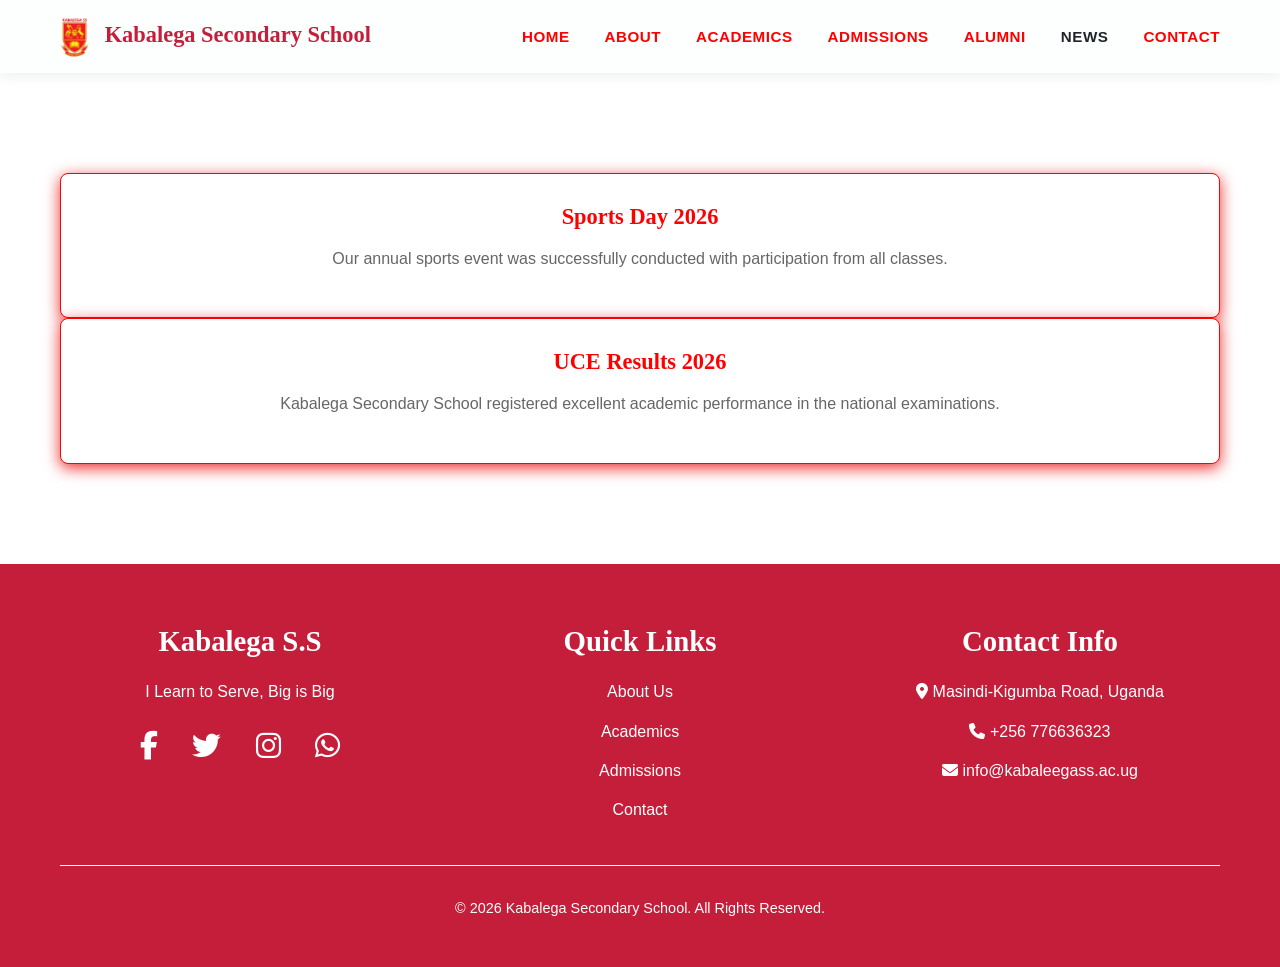
<file: news.html>
<!DOCTYPE html>
<html lang="en">
<head>
<meta charset="UTF-8">
<meta name="viewport" content="width=device-width, initial-scale=1.0">
<title>News | Kabalega Secondary School</title>

<!-- CSS -->
<link rel="stylesheet" href="css/style.css">

<!-- Font Awesome -->
<link rel="stylesheet" href="https://cdnjs.cloudflare.com/ajax/libs/font-awesome/6.4.0/css/all.min.css">
</head>

<body>

<!-- ========== HEADER ========== -->
<header class="header">
<nav class="navbar container">

<a href="index.html" class="logo">
<img src="images/logo.png" alt="Kabalega SS Logo">
Kabalega Secondary School
</a>

<ul class="nav-list">
<li><a href="index.html">Home</a></li>
<li><a href="about.html">About</a></li>
<li><a href="academics.html">Academics</a></li>
<li><a href="admissions.html">Admissions</a></li>
<li><a href="alumni.html">Alumni</a></li>
<li><a href="news.html" class="active">News</a></li>
<li><a href="contact.html">Contact</a></li>
</ul>

<div class="hamburger">
<span></span>
<span></span>
<span></span>
</div>

</nav>
</header>

<!-- ========== MAIN CONTENT ========== -->
<main>

<section class="page-banner">
</section>

<section class="content-section section-padding">
<div class="container">

<div class="card">
<h3>Sports Day 2026</h3>
<p>Our annual sports event was successfully conducted with participation from all classes.</p>
</div>

<div class="card">
<h3>UCE Results 2026</h3>
<p>Kabalega Secondary School registered excellent academic performance in the national examinations.</p>
</div>

</div>
</section>

</main>

<!-- ========== FOOTER ========== -->
<footer class="footer">
<div class="container">
<div class="footer-content">

<div>
<h3>Kabalega S.S</h3>
<p>I Learn to Serve, Big is Big</p>
<div class="social-icons">
<a href="#"><i class="fab fa-facebook-f"></i></a>
<a href="#"><i class="fab fa-twitter"></i></a>
<a href="#"><i class="fab fa-instagram"></i></a>
<a href="#"><i class="fab fa-whatsapp"></i></a>
</div>
</div>

<div>
<h3>Quick Links</h3>
<ul>
<li><a href="about.html">About Us</a></li>
<li><a href="academics.html">Academics</a></li>
<li><a href="admissions.html">Admissions</a></li>
<li><a href="contact.html">Contact</a></li>
</ul>
</div>

<div>
<h3>Contact Info</h3>
<ul>
<li><i class="fas fa-map-marker-alt"></i> Masindi-Kigumba Road, Uganda</li>
<li><i class="fas fa-phone"></i> +256 776636323</li>
<li><i class="fas fa-envelope"></i> info@kabaleegass.ac.ug</li>
</ul>
</div>

</div>

<div class="footer-bottom">
<p>&copy; <span id="currentYear"></span> Kabalega Secondary School. All Rights Reserved.</p>
</div>

</div>
</footer>

<!-- JS -->
<script src="js/script.js"></script>
<script>
document.getElementById('currentYear').textContent = new Date().getFullYear();
</script>

</body>
</html>
</file>
<file: css/style.css>
/* css/style.css */

/* --- 1. Variables & Global Styles --- */
:root {
  /* --- Core Branding --- */
  --primary-red: #c41e3a;        /* A classic, strong crimson red */
  --deep-black: #212529;         /* Dark charcoal for text and frames */
  --pure-white: #FFFFFF;         /* Clean white */

  /* --- Structure & Subtlety --- */
  --light-grey: #f8f9fa;         /* Very light grey for section backgrounds */
  --border-grey: red;        /* Standard grey for borders */
  --muted-text: #6c757d;         /* Grey for less important text */

  /* --- Accent Colors --- */
  --success-green: red;      /* A vibrant green for key actions (Apply, Success) */
  --trust-blue: #007bff;         /* A trustworthy blue for secondary links/info */

  /* --- Typography --- */
  --font-heading: 'Playfair Display', serif;
  --font-body: 'Lato', sans-serif;
}

@import url('https://fonts.googleapis.com/css2?family=Lato:wght@400;700&family=Playfair+Display:wght@700;900&display=swap');

* {
  margin: 0;
  padding: 0;
  box-sizing: border-box;
}

html {
  scroll-behavior: smooth;
}

body {
  font-family: var(--font-body);
  background-color: var(--light-grey);
  color: var(--deep-black);
  line-height: 1.7;
  font-size: 16px;
}

.container {
  max-width: 1200px;
  margin: 0 auto;
  padding: 0 20px;
}

h1, h2, h3 {
  font-family: var(--font-heading);
  color: var(--deep-black);
  line-height: 1.2;
}

h1 { font-size: 3.5rem; font-weight: 900; }
h2 { font-size: 2.5rem; text-align: center; margin-bottom: 3rem; position: relative; padding-bottom: 1rem; }
h2::after {
    content: '';
    position: absolute;
    bottom: 0;
    left: 50%;
    transform: translateX(-50%);
    width: 80px;
    height: 3px;
    background-color: var(--primary-red);
}
h3 { font-size: 1.8rem; color: var(--primary-red); }

p {
  margin-bottom: 1rem;
}

a {
  text-decoration: none;
  color: var(--trust-blue);
  transition: color 0.3s ease, text-decoration 0.3s ease;
}

a:hover {
  color: var(--primary-red);
  text-decoration: underline;
}

/* --- Button System --- */
.btn {
  display: inline-block;
  padding: 12px 30px;
  border-radius: 50px; /* Modern pill shape */
  font-size: 1rem;
  font-weight: bold;
  cursor: pointer;
  transition: all 0.3s ease;
  border: 2px solid transparent;
  text-transform: uppercase;
  letter-spacing: 0.5px;
}

.btn-primary {
  background-color: var(--primary-red);
  color: var(--pure-white);
  border-color: var(--primary-red);
}
.btn-primary:hover {
  background-color: transparent;
  color: var(--primary-red);
  transform: translateY(-3px);
  box-shadow: 0 4px 15px rgba(196, 30, 58, 0.3);
}

.btn-success {
  background-color: var(--success-green);
  color: var(--pure-white);
  border-color: var(--success-green);
}
.btn-success:hover {
    background-color: transparent;
    color: var(--success-green);
    transform: translateY(-3px);
    box-shadow: 0 4px 15px rgba(230, 25, 25, 0.3);
}

.btn-outline {
  background-color: transparent;
  color: var(--deep-black);
  border-color: var(--deep-black);
}
.btn-outline:hover {
    background-color: var(--deep-black);
    color: var(--pure-white);
}

.section-padding {
  padding: 100px 0;
}

/* --- 2. Header & Navigation --- */
.header {
  background-color: rgb(253, 255, 255);
  padding: 1rem 0;
  position: sticky;
  top: 0;
  z-index: 1000;
  box-shadow: 0 2px 15px rgba(0,0,0,0.08);
  transition: all 0.3s ease;
}

.navbar {
  display: flex;
  justify-content: space-between;
  align-items: center;
}

.navbar .logo {
  font-family: var(--font-heading);
  font-size: 1.4rem;
  font-weight: 900;
  color: var(--primary-red);
  text-decoration: none;
}

.navbar .logo img {
    height: 40px;
    vertical-align: middle;
    margin-right: 10px;
}

.nav-list {
  list-style: none;
  display: flex;
  gap: 35px;
}

.nav-list a {
  color: red;
  font-weight: 700;
  font-size: 0.95rem;
  text-transform: uppercase;
  letter-spacing: 0.5px;
  position: relative;
  text-decoration: none;
}

.nav-list a::after {
    content: '';
    position: absolute;
    bottom: -5px;
    left: 0;
    width: 0;
    height: 2px;
    background-color: var(--primary-red);
    transition: width 0.3s ease;
}

.nav-list a:hover::after {
    width: 100%;
}

.hamburger {
  display: none;
  flex-direction: column;
  cursor: pointer;
}

.hamburger span {
  width: 25px;
  height: 3px;
  background-color: var(--deep-black);
  margin: 3px 0;
  transition: 0.3s;
}

/* --- 3. Hero Section --- */
.hero {
  background: linear-gradient(rgba(33, 37, 41, 0.7), rgba(33, 37, 41, 0.7)), url('../images/hero-bg.jpg') no-repeat center center/cover;
  height: 90vh;
  color: var(--pure-white);
  display: flex;
  justify-content: center;
  align-items: center;
  text-align: center;
}

.hero-content h1 {
  font-size: 4rem;
  color: var(--pure-white);
  margin-bottom: 1rem;
  text-shadow: 2px 2px 8px rgba(233, 10, 10, 0.861);
  margin-top: 10rem;
}

.hero-content p {
  font-size: 1.3rem;
  margin-bottom: 2.5rem;
  max-width: 600px;
  margin-left: auto;
  margin-right: auto;
}

/* --- 4. Content Sections & Cards --- */
.content-section {
    background-color: var(--pure-white);
}

.card-grid {
  display: grid;
  grid-template-columns: repeat(auto-fit, minmax(320px, 1fr));
  gap: 40px;
  margin-top: 3rem;
}

.card {
  background-color: var(--pure-white);
  padding: 30px;
  border-radius: 12px;
  box-shadow: 0 5px 20px red;
  transition: all 0.3s ease;
  border: 1px solid var(--border-grey);
  display: flex;
  flex-direction: column;
}

.card:hover {
  transform: translateY(-10px);
  box-shadow: 0 15px 30px red;
  color: red;
}

.card p {
  flex-grow: 1; /* Pushes the button to the bottom */
}

.card h3 {
  margin-bottom: 1rem;
  font-size: 1.5rem;
}

/* --- 5. Forms --- */
.form-container {
  max-width: 800px;
  margin: 0 auto;
  background-color: var(--pure-white);
  padding: 50px;
  border-radius: 12px;
  box-shadow: 0 10px 30px rgba(0,0,0,0.1);
  border-top: 5px solid var(--primary-red);
}

.form-group {
  margin-bottom: 25px;
}

.form-group label {
  display: block;
  margin-bottom: 10px;
  font-weight: bold;
  color: var(--deep-black);
}

.form-group input,
.form-group select,
.form-group textarea {
  width: 100%;
  padding: 15px;
  border: 1px solid var(--border-grey);
  border-radius: 8px;
  font-size: 1rem;
  background-color: var(--light-grey);
  color: red;
  transition: border-color 0.3s ease, box-shadow 0.3s ease;
}

.form-group input:focus,
.form-group select:focus,
.form-group textarea:focus {
  outline: none;
  border-color: red;
  box-shadow: 0 0 0 3px rgba(0, 123, 255, 0.25);
}

.form-response {
    text-align: center;
    padding: 20px;
    border-radius: 8px;
    margin-top: 20px;
    display: none;
    font-weight: bold;
}
.form-response.success {
    background-color: #d4edda;
    color: #f00a0a;
    border: 1px solid #c3e6cb;
}
.form-response.error {
    background-color: red;
    color: #f40921;
    border: 1px solid #f5c6cb;
}

/* --- 6. Footer --- */
.footer {
  background-color: var(--primary-red);
  color: var(--pure-white);
  text-align: center;
  padding: 60px 20px 30px;
}

.footer-content {
    display: grid;
    grid-template-columns: repeat(auto-fit, minmax(250px, 1fr));
    gap: 40px;
    margin-bottom: 30px;
}

.footer h3 {
    color: white;
    border-bottom: none; /* Override default h2 style */
    margin-bottom: 20px;
}
.footer h3::after {
    display: none; /* Hide underline */
}

.footer ul {
  list-style: none;
}

.footer ul li {
    margin-bottom: 12px;
}

.footer a {
    color: #fff;
    font-weight: normal;
}
.footer a:hover {
    color: var(--pure-white);
    text-decoration: none;
}

.footer .social-icons a {
    color: var(--pure-white);
    font-size: 1.8rem;
    margin: 0 15px;
    transition: color 0.3s ease, transform 0.3s ease;
}

.footer .social-icons a:hover {
    color: var(--primary-red);
    transform: scale(1.1);
}

.footer-bottom {
    border-top: 1px solid white;
    margin-top: 30px;
    padding-top: 30px;
    font-size: 0.9rem;
    color: #fff;
}

/* --- 7. Responsive Design --- */
@media (max-width: 768px) {
  .hamburger {
    display: flex;
  }

.navbar .logo {
font-size: 1.4rem;
}
  .nav-list {
    position: fixed;
    left: -100%;
    top: 70px;
    flex-direction: column;
    background-color: var(--pure-white);
    width: 100%;
    text-align: center;
    transition: 0.3s;
    box-shadow: 0 10px 27px rgba(0, 0, 0, 0.05);
    padding: 20px 0;
  }

  .nav-list.active {
    left: 0;
  }

  .hero-content h1 {
    font-size: 2.5rem;
  }
  
  h1 { font-size: 2.2rem; }
  h2 { font-size: 2rem; }
  .section-padding { padding: 60px 0; }
}

/* --- Add this to your css/style.css file --- */

/* --- Hero Slideshow Styles --- */
.hero-slideshow {
    position: relative; /* Crucial for positioning slides and controls */
    height: 100vh; /* Full viewport height */
    max-height: 900px;
    overflow: hidden; /* Hides slides that are not active */
}

.slides-container .slide {
    position: absolute;
    top: 0;
    left: 0;
    width: 100%;
    height: 100%;
    background-size: cover;
    background-position: center;
    background-repeat: no-repeat;
    opacity: 0; /* Hidden by default */
    transition: opacity 1.5s ease-in-out;
}

/* The active slide is visible */
.slides-container .slide.active {
    opacity: 1;
}

/* Overlay to make text more readable */
.slides-container .slide::after {
    content: '';
    position: absolute;
    top: 0;
    left: 0;
    width: 100%;
    height: 100%;
    background-color: rgba(0, 0, 0, 0.4);
}

/* Position the hero content on top of the overlay */
.hero-slideshow .hero-content {
    position: relative; /* Needs to be relative to be above the overlay */
    z-index: 2;
}

/* --- Navigation Buttons --- */
.prev-btn, .next-btn {
    cursor: pointer;
    position: absolute;
    top: 50%;
    transform: translateY(-50%);
    width: auto;
    padding: 16px;
    color: white;
    font-weight: bold;
    font-size: 24px;
    transition: 0.3s ease;
    background-color: rgba(0, 0, 0, 0.3);
    border-radius: 0 4px 4px 0;
    user-select: none; /* Prevents text selection */
    z-index: 3;
}

.next-btn {
    right: 0;
    border-radius: 4px 0 0 4px;
}

.prev-btn:hover, .next-btn:hover {
    background-color: rgba(0, 0, 0, 0.6);
}

/* --- Dots Indicators --- */
.dots-container {
    position: absolute;
    bottom: 25px;
    left: 50%;
    transform: translateX(-50%);
    z-index: 3;
}

.dot {
    cursor: pointer;
    height: 12px;
    width: 12px;
    margin: 0 5px;
    background-color: rgba(255, 255, 255, 0.5);
    border-radius: 50%;
    display: inline-block;
    transition: background-color 0.3s ease;
}

.dot.active, .dot:hover {
    background-color: white;
}

/* --- Add this to your css/style.css file --- */

/* --- Hero Slideshow Styles --- */
.hero-slideshow {
    position: relative;
    height: 100vh;
    max-height: 900px;
    overflow: hidden;
}

.slides-container .slide {
    position: absolute;
    top: 0;
    left: 0;
    width: 100%;
    height: 100%;
    background-size: cover;
    background-position: center;
    background-repeat: no-repeat;
    opacity: 0;
    transition: opacity 1.5s ease-in-out;
}

/* The active slide is visible */
.slides-container .slide.active {
    opacity: 1;
}

/* Overlay to make text more readable (Slightly Darker) */
.slides-container .slide::after {
    content: '';
    position: absolute;
    top: 0;
    left: 0;
    width: 100%;
    height: 100%;
    background-color: rgba(0, 0, 0, 0.5); /* Changed from 0.4 to 0.5 for better contrast */
}

/* --- THIS IS THE KEY FIX --- */
/* Style the text content to be white and centered */
.hero-slideshow .hero-content {
    position: relative;
    z-index: 2;
    color: #ffffff; /* Sets the default text color to white */
    text-align: center;
    max-width: 800px;
    margin: 0 auto;
    padding: 0 20px;
}

/* Add a text shadow to headings and paragraphs for better visibility */
.hero-slideshow .hero-content h1,
.hero-slideshow .hero-content p {
    text-shadow: 2px 2px 8px rgba(0, 0, 0, 0.7); /* This makes the text stand out */
}


/* --- Navigation Buttons --- */
.prev-btn, .next-btn {
    cursor: pointer;
    position: absolute;
    top: 50%;
    transform: translateY(-50%);
    width: auto;
    padding: 16px;
    color: white;
    font-weight: bold;
    font-size: 24px;
    transition: 0.3s ease;
    background-color: rgba(0, 0, 0, 0.3);
    border-radius: 0 4px 4px 0;
    user-select: none; /* Prevents text selection */
    z-index: 3;
}

.next-btn {
    right: 0;
    border-radius: 4px 0 0 4px;
}

.prev-btn:hover, .next-btn:hover {
    background-color: rgba(0, 0, 0, 0.6);
}

/* --- Dots Indicators --- */
.dots-container {
    position: absolute;
    bottom: 25px;
    left: 50%;
    transform: translateX(-50%);
    z-index: 3;
}

.dot {
    cursor: pointer;
    height: 12px;
    width: 12px;
    margin: 0 5px;
    background-color: rgba(255, 255, 255, 0.5);
    border-radius: 50%;
    display: inline-block;
    transition: background-color 0.3s ease;
}

.dot.active, .dot:hover {
    background-color: white;
}

/* --- Add this to the end of your css/style.css file --- */

/* --- KABOSA Page Specific Styles --- */

/* Highlight the active nav link */
.nav-list a.active {
    color: var(--primary-color); /* Or whatever your highlight color is */
    font-weight: bold;
}

/* Alumni Hero Section */
.alumni-hero {
    background-color: #f8f9fa;
    text-align: center;
    padding: 60px 20px;
    border-bottom: 1px solid #e0e0e0;
}

.kabosa-logo {
    max-width: 150px; /* Adjust size as needed */
    margin-bottom: 20px;
    border-radius: 50%; /* Optional: for a circular logo */
    box-shadow: 0 4px 15px rgba(0,0,0,0.1);
}

.alumni-hero h1 {
    font-size: 2.8rem;
    color: var(--dark-color);
    margin-bottom: 15px;
}

.alumni-hero p {
    font-size: 1.1rem;
    color: #555;
    max-width: 700px;
    margin: 0 auto;
}

/* Benefit Grid */
.benefit-grid {
    display: grid;
    grid-template-columns: repeat(auto-fit, minmax(250px, 1fr));
    gap: 30px;
    margin-top: 40px;
}

.card {
    background: #fff;
    padding: 30px;
    border-radius: 8px;
    box-shadow: 0 4px 15px rgba(232, 8, 8, 0.856);
    text-align: center;
    transition: transform 0.3s ease, box-shadow 0.3s ease;
}

.card:hover {
    transform: translateY(-10px);
    box-shadow: 0 8px 25px #f60404f6;
    background: #f5f4f4;
}

.card i {
    font-size: 3rem;
    color: var(--primary-color);
    margin-bottom: 20px;
}

.card h3 {
    font-size: 1.4rem;
    margin-bottom: 15px;
    color: red;
}

.card p {
    color: #666;
    line-height: 1.6;
}

.btn-outline:hover{
  background: rgb(151, 8, 8);
}
.btn-outline{
  background: rgb(248, 245, 245);
}
/* --- Add this to your css/style.css file, preferably near the top --- */

h1, h2, h3, h4, h5, h6 {
    color: #c0392b; /* A professional, strong red color */
}


/* News letter section */
.news-letter button{
  background: linear-gradient(135deg, #1e3c72,#2a5298);
  padding: 50px 20px;
  text-align: center;
  color: #fff;
  border-radius: 15px;
  max-width: 600px;
  margin: 50px auto;
  box-shadow: 0 10px 25px rgba(0,0,0,0.2);
}

/* heading */
.news-letter button h3{
  font-size: 28px;
  margin-bottom: 10px;
}

/* paragraph */
.news-letter button p{
  font-size: 16px;
  margin-bottom: 25px;
  opacity: 0.9;
}

/* form */
.news-letter form{
  display: flex;
  justify-content: center;
  flex-wrap: wrap;
  gap: 10px;
}


/* input field*/
.news-letter input{
  padding: 12px 15px;
  width: 70%;
  max-width: 350px;
  border: #d91608;
  border-radius: 30x;
  outline: none;
  font-size: 14px;

}

/* button */
.news-letter button{
  padding: 12px 15px;
  border: none;
  border-radius: 30px;
  background: #cf0645;
  columns: #000;
  font-weight: bold;
  cursor: pointer;
  transition: 0.3s ease;

}

/* button hover */
 .news-letter button:hover{
  background: #fff;
  color: #2a5298;
 }

 /* responsiveness */
 @media (max-width:500px){
  .news-letter form{
    flex-direction: column;
  }
  .news-letter input[types="email"]{
    width: 100%;
  } 
  .news-letter button {
    width: 100%;
  }
  
 }

 .page-header {
    background: #ad0505;
    color: rgb(255, 255, 255);
    text-align: center;
    padding: 60px 20px;
}

.page-header h1 {
    font-size: 2.5rem;
}


/* ================= CORE VALUES ================= */
.section-title {
    text-align: center;
    margin-bottom: 40px;
    color: #e80909;
    font-size: 28px;
    font-weight: 600;
}

.core-values-container {
    display: grid;
    grid-template-columns: repeat(auto-fit, minmax(220px, 1fr));
    gap: 25px;
}

.core-value-card {
    background: #ffffff;
    padding: 25px 20px;
    border-radius: 12px;
    text-align: center;
    box-shadow: 0 5px 15px red;
    transition: 0.3s ease;
}

.core-value-card i {
    font-size: 36px;
    color: #366184;
    margin-bottom: 15px;
}

.core-value-card h3 {
    margin-bottom: 10px;
    font-size: 20px;
    color: #f40707;
}

.core-value-card p {
    font-size: 14px;
    color: #555;
    line-height: 1.6;
}

.core-value-card:hover {
    transform: translateY(-5px);
    box-shadow: 0 10px 25px rgba(0,0,0,0.1);
    background: rgb(224, 109, 109);
}


/* About tab styles */
.abt-h1{
  margin-top: 10px;
  padding: 30px;
text-align: center;
color: #898484;
}

/* Academics tab   */
.academics-h1 {
text-align: center;
margin-top: 15px;
color: #898484;
}

/* ================= SCHOOL OVERVIEW CARDS ================= */
.school-overview-container {
    display: grid;
    grid-template-columns: repeat(auto-fit, minmax(250px, 1fr));
    gap: 25px;
    margin-top: 30px;
}

.overview-card {
    background: #ffffff;
    padding: 25px 20px;
    border-radius: 12px;
    box-shadow: 0 5px 15px rgba(0,0,0,0.05);
    transition: transform 0.3s ease, box-shadow 0.3s ease;
}

.overview-card h3 {
    margin-bottom: 15px;
    color: #1e3a8a;
    font-size: 20px;
}

.overview-card p {
    color: #555;
    line-height: 1.7;
}

.overview-card:hover {
    transform: translateY(-5px);
    box-shadow: 0 10px 25px rgba(0,0,0,0.1);
}
</file>
